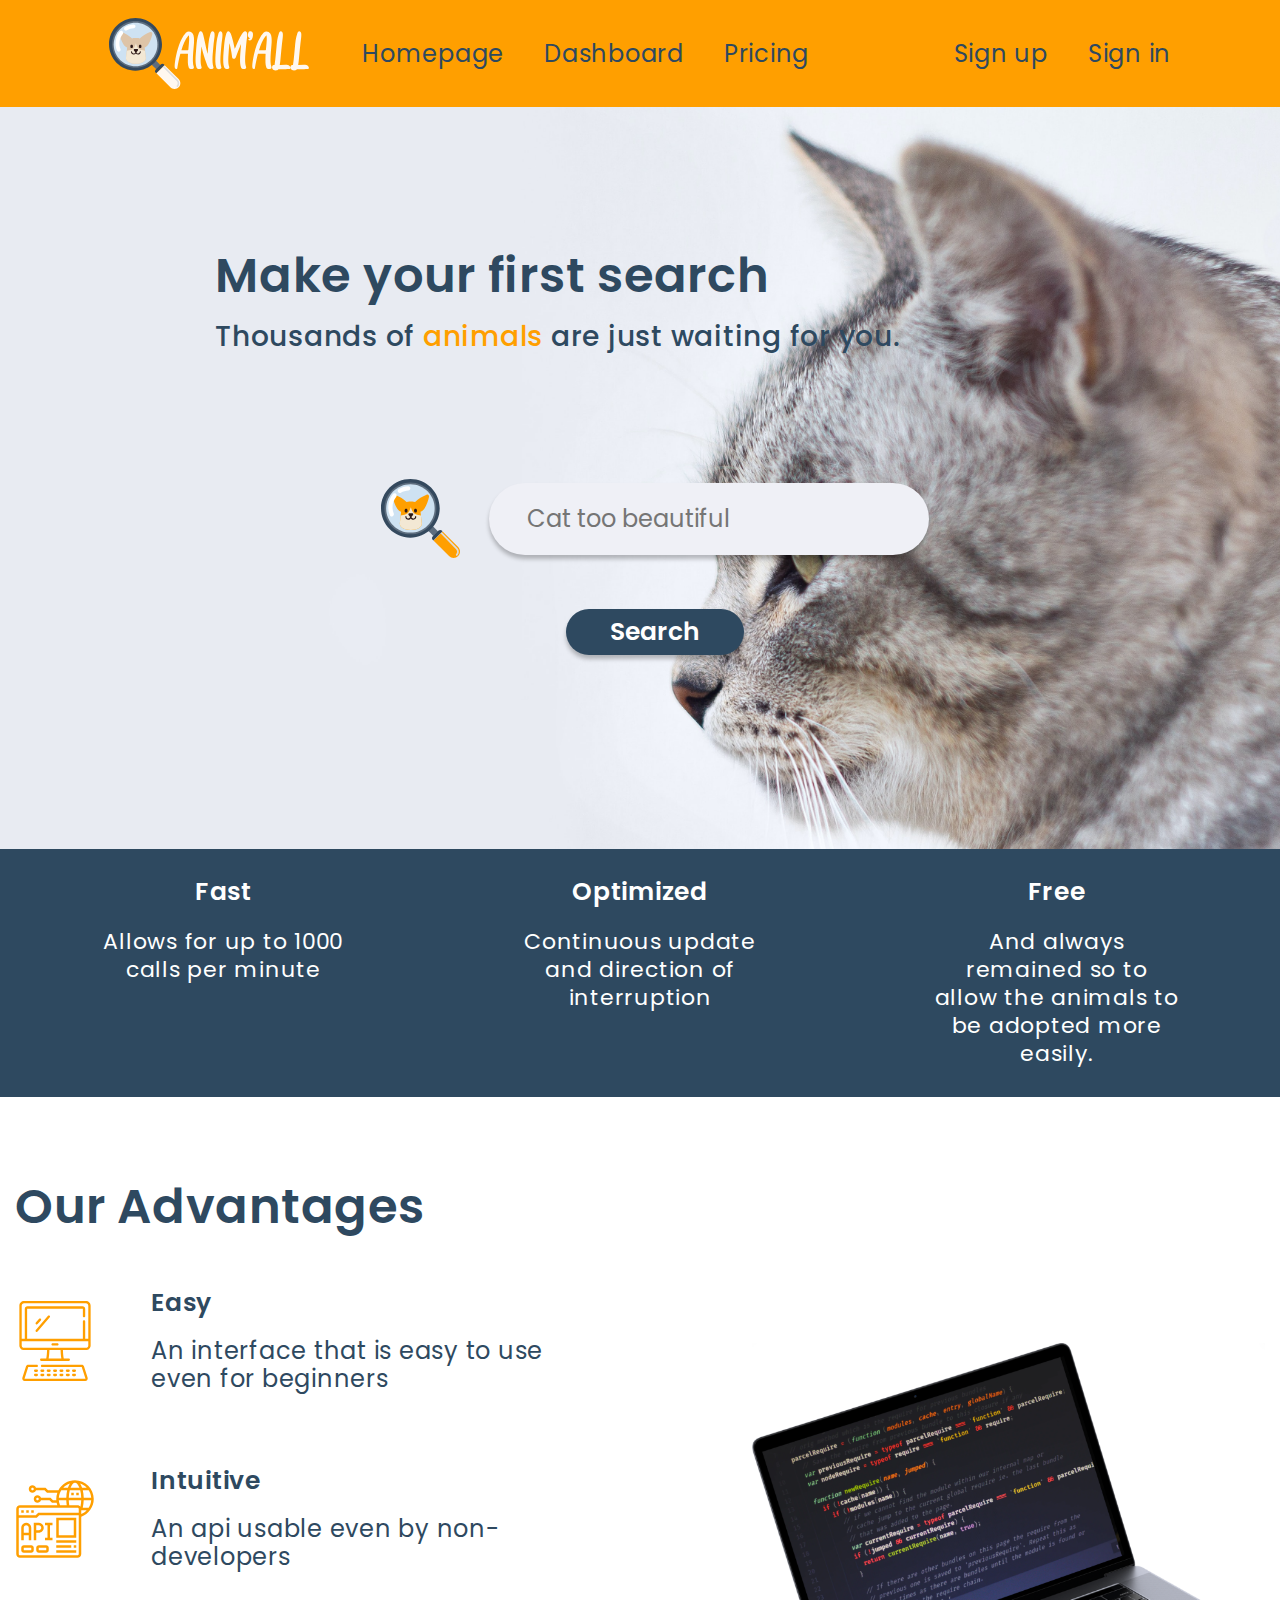
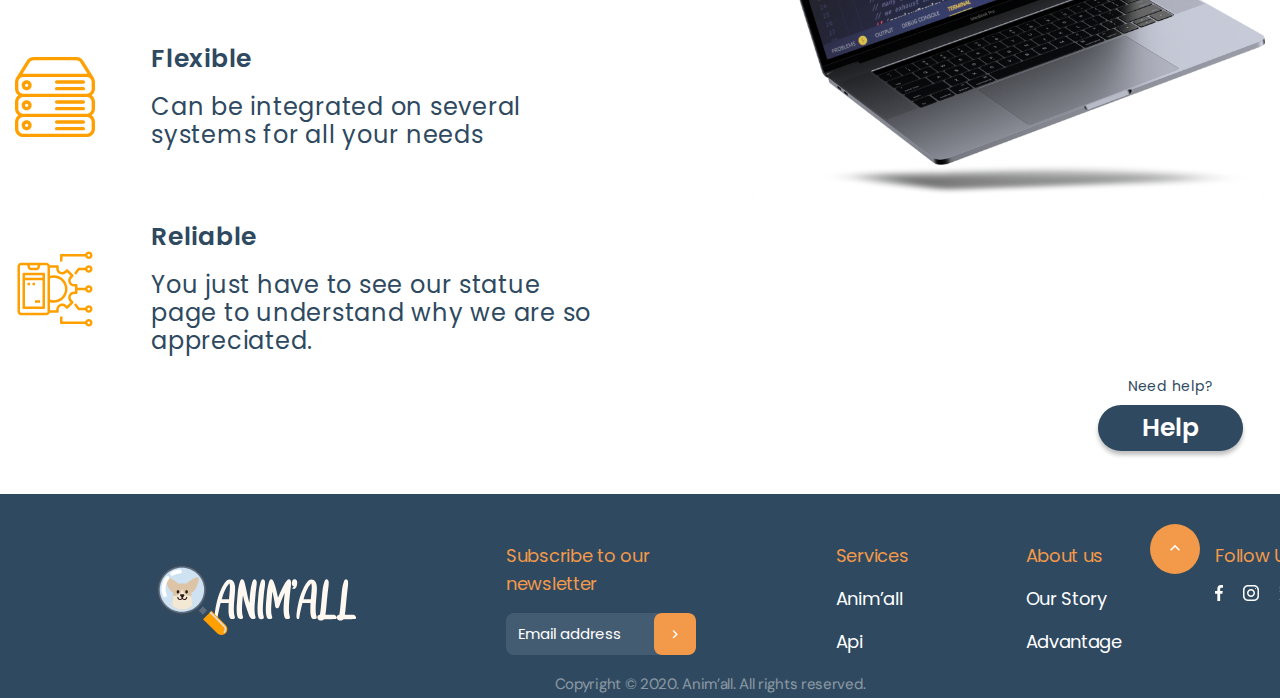
<file: index.html>
<!DOCTYPE html>
<html lang="en">
<head>
    <meta charset="UTF-8">
    <meta name="viewport" content="width=device-width, initial-scale=1.0">
    <title>Animall Home</title>
    <link rel="icon" type="image/x-icon" href="./images/icons/icon-cat.ico">
    <link rel="stylesheet" href="./css/fonts.css">
    <link rel="stylesheet" href="./css/style.css">
    <link rel="preconnect" href="https://fonts.googleapis.com">
    <link rel="preconnect" href="https://fonts.gstatic.com" crossorigin>
    <link href="https://fonts.googleapis.com/css2?family=DM+Sans&display=swap" rel="stylesheet">
</head>
<body>
<!-- comment -->
    <div class="wrapper">
         <header id="top" class="header">
            <div class="header__logo">
                <a href="#">
                    <img src="./images/icons/logo.svg" alt="logo">
                </a>
            </div>

            <nav class="header__nav nav-header">
                <div class="nav-header__block block-header">
                    <div class="block-header__item">
                        <a href="#">Homepage</a>
                    </div>
                    <div class="block-header__item">
                        <a href="dashboard.html">Dashboard</a>
                    </div>
                    <div class="block-header__item">
                        <a href="./pricing.html">Pricing</a>
                    </div>
                    
                </div>
                <div class="nav-header__block block-header">
                    <div class="block-header__item">
                        <a href="#">Sign up</a>
                    </div>
                    <div class="block-header__item">
                        <a href="#">Sign in</a>
                    </div>
                </div>
                
            </nav>
         </header>

         <main class="main">

                <div class="main__banner banner">
                        <div class="banner__bg">
                            <img src="./images/home/banner.png" alt="bg">
                        </div>

                        <div class="banner__body body-banner">
                            <div class="container">
                                <div class="body-banner__container">
                                    <h2 class="body-banner__title title-block">Make your first search</h2>
                                    <h3 class="body-banner__subtitle">Thousands of <span>animals</span> are just waiting for you. </h3>
                                    <div class="body-banner__search search">
                                        <div class="search__row row-search">
                                            <button class="row-search__icon">
                                                <img src="./images/icons/search.svg" alt="search">
                                            </button>
                                            <input type="text" placeholder="Cat too beautiful"  class="row-search__input"></input>
                                            
                                        </div>
                                        <button class="search__button button">Search</button>
                                        
                                    </div>
                                </div>
                            </div>                           
                            
                        </div>
                </div>
                    
                <div class="main__about about-main">
                    <div class="container">
                        <div class="about-main__container">
                            <div class="about-main__item item-about">
                                <h4 class="item-about__title">Fast</h4>
                                <h5 class="item-about__subtitle">Allows for up to 1000 calls per minute</h5>
                            </div>
                            <div class="about-main__item item-about">
                                <h4 class="item-about__title">Optimized</h4>
                                <h5 class="item-about__subtitle">Continuous update and direction of interruption </h5>
                            </div>
                            <div class="about-main__item item-about">
                                <h4 class="item-about__title">Free</h4>
                                <h5 class="item-about__subtitle">And always remained so to allow the animals to be adopted more easily. </h5>
                            </div>
                            
                        </div>
                        
                    </div>
                    
                </div>

                <div class="main__advantages advantages">
                    <div class="container">
                        <div class="advantages__container">
                            <div class="advantages__body">
                                <h3 class="advantages__title title-block">Our Advantages</h3>
                                <ul class="advantages__list">
                                    <li class="advantages__item item-advantages">
                                        <div class="item-advantages__icon">
                                            <img src="./images/icons/pc.svg" alt="pc">
                                        </div>
                                        <div class="item-advantages__property">
                                            <div class="item-advantages__title">Easy</div>
                                            <div class="item-advantages__text">An interface that is easy to use even for beginners </div>
                                            
                                            
                                        </div>
                                        
                                        
                                    </li>
                                    <li class="advantages__item item-advantages">
                                        <div class="item-advantages__icon">
                                            <img src="./images/icons/api.svg" alt="pc">
                                        </div>
                                        <div class="item-advantages__property">
                                            <div class="item-advantages__title">Intuitive</div>
                                            <div class="item-advantages__text">An api usable even by non-developers </div>
                                            
                                            
                                        </div>
                                        
                                        
                                    </li>
                                    <li class="advantages__item item-advantages">
                                        <div class="item-advantages__icon">
                                            <img src="./images/icons/servers.svg" alt="pc">
                                        </div>
                                        <div class="item-advantages__property">
                                            <div class="item-advantages__title">Flexible</div>
                                            <div class="item-advantages__text">Can be integrated on several systems for all your needs </div>
                                            
                                            
                                        </div>
                                        
                                        
                                    </li>
                                    <li class="advantages__item item-advantages">
                                        <div class="item-advantages__icon">
                                            <img src="./images/icons/set.svg" alt="pc">
                                        </div>
                                        <div class="item-advantages__property">
                                            <div class="item-advantages__title">Reliable</div>
                                            <div class="item-advantages__text">You just have to see our statue page to understand why we are so appreciated.    </div>
                                            
                                            
                                        </div>
                                        
                                        
                                    </li>
                                    
                                </ul>
                                
                            </div>
                            <div class="advantages__image">
                                <img src="./images/home/laptop.png" alt="pc">
                            </div>
                            
                            
                            
                        </div>
                        
                    </div>
                    <div class="advantages__help">
                        <p>Need help?</p>
                        <button class="button advantages__button">Help</button>
                    </div>
                </div> 

           
         </main>

         <footer class="footer">
            <div class="container">
                <div class="footer__container">
                    <div class="footer__body">
                        <a href="#" class="footer__logo">
                            <img src="./images/icons/logo-yellow.svg" alt="logo">
                        </a>
    
                        <div class="footer__columns columns-footer">
                            <div class="columns-footer__column">
                                <div class="columns-footer__title">Subscribe to our <br>
                                    newsletter</div>
                                <div class="columns-footer__content">
                                    <input class="columns-footer__input" type="email" placeholder="Email address">
                                    <button class="columns-footer__btn">
                                        <svg xmlns="http://www.w3.org/2000/svg" width="42" height="42" viewBox="0 0 42 42" fill="none">
                                            <path d="M0 8C0 3.58172 3.58172 0 8 0H34C38.4183 0 42 3.58172 42 8V34C42 38.4183 38.4183 42 34 42H8C3.58172 42 0 38.4183 0 34V8Z" fill="#F2994A"/>
                                            <path d="M18.61 24.472L21.8195 21.2625L18.61 18.053L19.6005 17.0625L23.8005 21.2625L19.6005 25.4625L18.61 24.472Z" fill="white"/>
                                            </svg>
                                    </button>
                                </div>
                            </div>
                            <div class="columns-footer__column">
                                <div class="columns-footer__title">Services</div>
                                <div class="columns-footer__content">
                                    <ul class="columns-footer__list">
                                        <li class="columns-footer__link">
                                            <a href="#">Anim’all</a>
                                        </li>
                                        <li class="columns-footer__link">
                                            <a href="#">Api</a>
                                        </li>
                                        
                                    </ul>
                                    
                                </div>
                            </div>
                            <div class="columns-footer__column">
                                <div class="columns-footer__title">About us </div>
                                <div class="columns-footer__content">
                                    <ul class="columns-footer__list">
                                        <li class="columns-footer__link">
                                            <a href="#">Our Story</a>
                                        </li>
                                        <li class="columns-footer__link">
                                            <a href="#">Advantage</a>
                                        </li>
                                    </ul>
                                </div>
                            </div>
                            <div class="columns-footer__column">
                                <div class="columns-footer__title">Follow Us</div>
                                <div class="columns-footer__content">
                                    <ul class="columns-footer__contacts">
                                        <li class="columns-footer__social">
                                            <a href="#">
                                                <img src="./images/icons/fb.svg" alt="fb">
                                            </a>
                                        </li>
                                        <li class="columns-footer__social">
                                            <a href="#">
                                                <img src="./images/icons/instagram.svg" alt="inst">
                                            </a>
                                        </li>
                                        <li class="columns-footer__social">
                                            <a href="#">
                                                <img src="./images/icons/twitter.svg" alt="twitter">
                                            </a>
                                        </li>
                                        
                                    </ul>
                                    
                                </div>
                            </div>
                            
                        </div>
                    </div>

                    <div class="footer__copy">Copyright © 2020. Anim’all. All rights reserved.</div>
                    
                </div>
            </div>

            <a href="#top"  class="btn-up btn-up__orange">
                <svg xmlns="http://www.w3.org/2000/svg" width="50" height="50" viewBox="0 0 50 50" fill="none">
                    <rect x="50" y="50" width="50" height="50" rx="25" transform="rotate(-180 50 50)" fill="#F2994A"/>
                    <path d="M28.8208 26.8458L25 23.025L21.1792 26.8458L20 25.6667L25 20.6667L30 25.6667L28.8208 26.8458Z" fill="white"/>
                </svg>
                
            </a>

         </footer>
    </div>
    


    
    <script src="./js/script.js"></script>
</body>
</html>
</file>
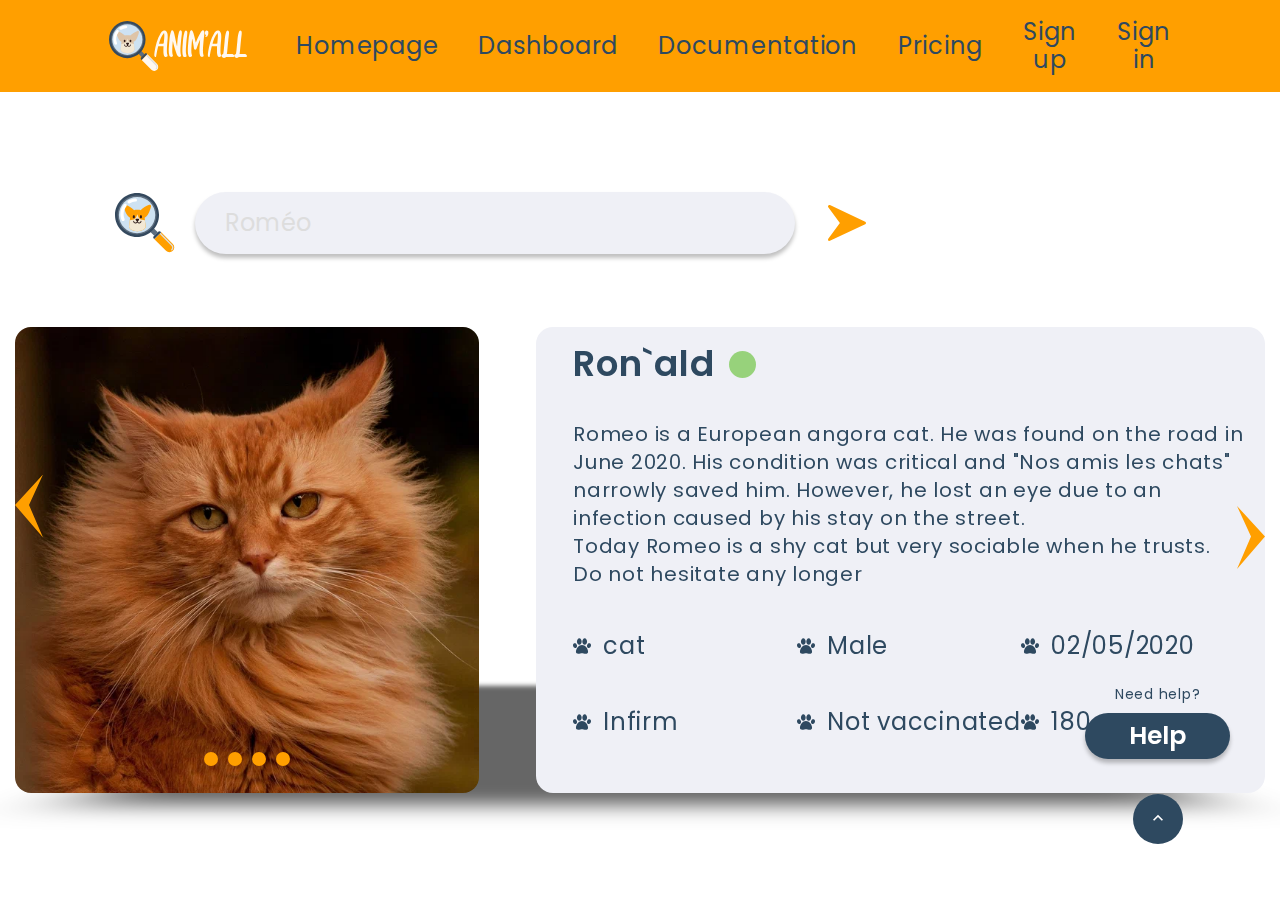
<file: animal page.html>
<!DOCTYPE html>
<html lang="en">
<head>
    <meta charset="UTF-8">
    <meta name="viewport" content="width=device-width, initial-scale=1.0">
    <title>Animal Page</title>
    <link rel="stylesheet" href="https://cdn.jsdelivr.net/npm/swiper@10/swiper-bundle.min.css"/>    
    <link rel="icon" type="image/x-icon" href="./images/icons/icon-cat.ico">
    <link rel="stylesheet" href="./css/fonts.css">
    <link rel="stylesheet" href="./css/style.css">
    <link rel="preconnect" href="https://fonts.googleapis.com">
    <link rel="preconnect" href="https://fonts.gstatic.com" crossorigin>
    <link href="https://fonts.googleapis.com/css2?family=DM+Sans&display=swap" rel="stylesheet">
   
</head>
<body>

    <div class="wrapper">
        <header id="top" class="header">
            <div class="header__logo">
                <a href="#">
                    <img src="./images/icons/logo.svg" alt="logo">
                </a>
            </div>

            <nav class="header__nav nav-header">
                <div class="nav-header__block block-header">
                    <div class="block-header__item">
                        <a href="./index.html">Homepage</a>
                    </div>
                    <div class="block-header__item">
                        <a href="dashboard.html">Dashboard</a>
                    </div>
                    <div class="block-header__item">
                        <a href="#">Documentation</a>
                    </div>
                    <div class="block-header__item">
                        <a href="pricing.html">Pricing</a>
                    </div>
                    
                </div>
                <div class="nav-header__block block-header">
                    <div class="block-header__item">
                        <a href="#">Sign up</a>
                    </div>
                    <div class="block-header__item">
                        <a href="#">Sign in</a>
                    </div>
                </div>
                
            </nav>
         </header>

         <main class="animals">
            <div class="container">
                <div class="animals__container">
                    <div class="animals__search search-animals">
                        <div class="search-animals__icon">
                            <img src="./images/icons/search.svg" alt="search">
                        </div>
                        <input type="text" placeholder="Roméo" class="search-animals__input">
                        </input>
                        <button class="search-animals__btn">
                            <svg xmlns="http://www.w3.org/2000/svg" width="38" height="36" viewBox="0 0 38 36" fill="none">
                                <path d="M37.2129 16.7414L1.92801 0.12485C1.36616 -0.135476 0.69575 0.0196118 0.304902 0.51257C-0.0886598 1.00553 -0.102231 1.70619 0.272332 2.213L11.8756 17.9987L0.272332 33.7845C-0.102231 34.2913 -0.0886598 34.9947 0.302188 35.4849C0.565467 35.82 0.959029 36 1.35802 36C1.55073 36 1.74344 35.9585 1.92529 35.8726L37.2102 19.256C37.6933 19.029 38 18.5388 38 17.9987C38 17.4587 37.6933 16.9685 37.2129 16.7414Z" fill="#FF9F00"/>
                                </svg>
                        </button>
                        
                        
                        
                    </div>

                    <div class="animals__slider swiper">
                        
                            <!-- Additional required wrapper -->
                            <div class="swiper-wrapper">
                              <!-- Slides -->
                              <div class="swiper-slide">
                                <div class="swiper-slide__photo">
                                    <img src="./images/slider/redcat.webp" alt="redcat">
                                    <div class="swiper-slide__rating">
                                        <span></span>
                                        <span></span>
                                        <span></span>
                                        <span></span>
                                    </div>
                                    
                                </div>

                                <div class="swiper-slide__card card-slide">
                                    <div class="card-slide__name">
                                        <div class="card-slide__title title-less">Ron`ald</div>
                                        <div class="card-slide__status"></div>                                        
                                    </div>

                                    <div class="card-slide__about">
                                        <p>Romeo is a European angora cat. He was found on the road in June 2020. His condition was critical and "Nos amis les chats" narrowly saved him. However, he lost an eye due to an infection caused by his stay on the street.</p>
                                        <p>Today Romeo is a shy cat but very sociable when he trusts. Do not hesitate any longer</p>
                                    </div>

                                    <div class="card-slide__properties">
                                        <div class="card-slide__property">cat</div>
                                        <div class="card-slide__property">Male</div>
                                        <div class="card-slide__property">02/05/2020</div>
                                        <div class="card-slide__property">Infirm</div>
                                        <div class="card-slide__property">Not vaccinated</div>
                                        <div class="card-slide__property">180 euros</div>
                                        
                                    </div>
                                    
                                    
                                    
                                </div>
                              </div>
                              <div class="swiper-slide">
                                <div class="swiper-slide__photo">
                                    <img src="./images/slider/Romeo.png" alt="Romeo">
                                    <div class="swiper-slide__rating">
                                        <span></span>
                                        <span></span>
                                        <span></span>
                                        <span></span>
                                    </div>
                                </div>

                                <div class="swiper-slide__card card-slide">
                                    <div class="card-slide__name">
                                        <div class="card-slide__title title-less">Roméo</div>
                                        <div class="card-slide__status"></div>                                        
                                    </div>

                                    <div class="card-slide__about">
                                        <p>Romeo is a European angora cat. He was found on the road in June 2020. His condition was critical and "Nos amis les chats" narrowly saved him. However, he lost an eye due to an infection caused by his stay on the street.</p>
                                        <p>Today Romeo is a shy cat but very sociable when he trusts. Do not hesitate any longer</p>
                                    </div>

                                    <div class="card-slide__properties">
                                        <div class="card-slide__property">cat</div>
                                        <div class="card-slide__property">Male</div>
                                        <div class="card-slide__property">02/05/2020</div>
                                        <div class="card-slide__property">Infirm</div>
                                        <div class="card-slide__property">Not vaccinated</div>
                                        <div class="card-slide__property">180 euros</div>
                                        
                                    </div>
                                    
                                    
                                    
                                </div>
                              </div>
                              <div class="swiper-slide">
                                <div class="swiper-slide__photo">
                                    <img src="./images/slider/sweet.jpg" alt="sweet">
                                    <div class="swiper-slide__rating">
                                        <span></span>
                                        <span></span>
                                        <span></span>
                                        <span></span>
                                    </div>
                                </div>

                                <div class="swiper-slide__card card-slide">
                                    <div class="card-slide__name">
                                        <div class="card-slide__title title-less">Christian</div>
                                        <div class="card-slide__status"></div>                                        
                                    </div>

                                    <div class="card-slide__about">
                                        <p>Romeo is a European angora cat. He was found on the road in June 2020. His condition was critical and "Nos amis les chats" narrowly saved him. However, he lost an eye due to an infection caused by his stay on the street.</p>
                                        <p>Today Romeo is a shy cat but very sociable when he trusts. Do not hesitate any longer</p>
                                    </div>

                                    <div class="card-slide__properties">
                                        <div class="card-slide__property">Cat</div>
                                        <div class="card-slide__property">Male</div>
                                        <div class="card-slide__property">02/05/2020</div>
                                        <div class="card-slide__property">Infirm</div>
                                        <div class="card-slide__property">Not vaccinated</div>
                                        <div class="card-slide__property">180 euros</div>
                                        
                                    </div>
                                    
                                    
                                    
                                </div>
                              </div>
                              
                            </div>                           
                          
                            <!-- If we need navigation buttons -->
                            
                          
                    </div>

                    <button class="custom-button-prev">
                        <img src="./images/slider/arrow-left.svg" alt="">
                    </button>
                    <button class="custom-button-next">
                        <img src="./images/slider/arrow-right.svg" alt="">
                    </button>

                </div>
                    
                
            </div>

            <div class="pricing__help">
                <p>Need help?</p>
                <button class="button advantages__button">Help</button>
                <a href="#top"  class="btn-up">
                    <svg xmlns="http://www.w3.org/2000/svg" width="50" height="50" viewBox="0 0 50 50" fill="none">
                        <rect x="50" y="50" width="50" height="50" rx="25" transform="rotate(-180 50 50)" fill="#F2994A"/>
                        <path d="M28.8208 26.8458L25 23.025L21.1792 26.8458L20 25.6667L25 20.6667L30 25.6667L28.8208 26.8458Z" fill="white"/>
                    </svg>
                </a>
            </div>
         </main>

    </div>
    

    <script src="https://cdn.jsdelivr.net/npm/swiper@10/swiper-bundle.min.js"></script>
    <script src="./js/swiper.js"></script>
    <script src="./js/script.js"></script>
</body>
</html>
</file>
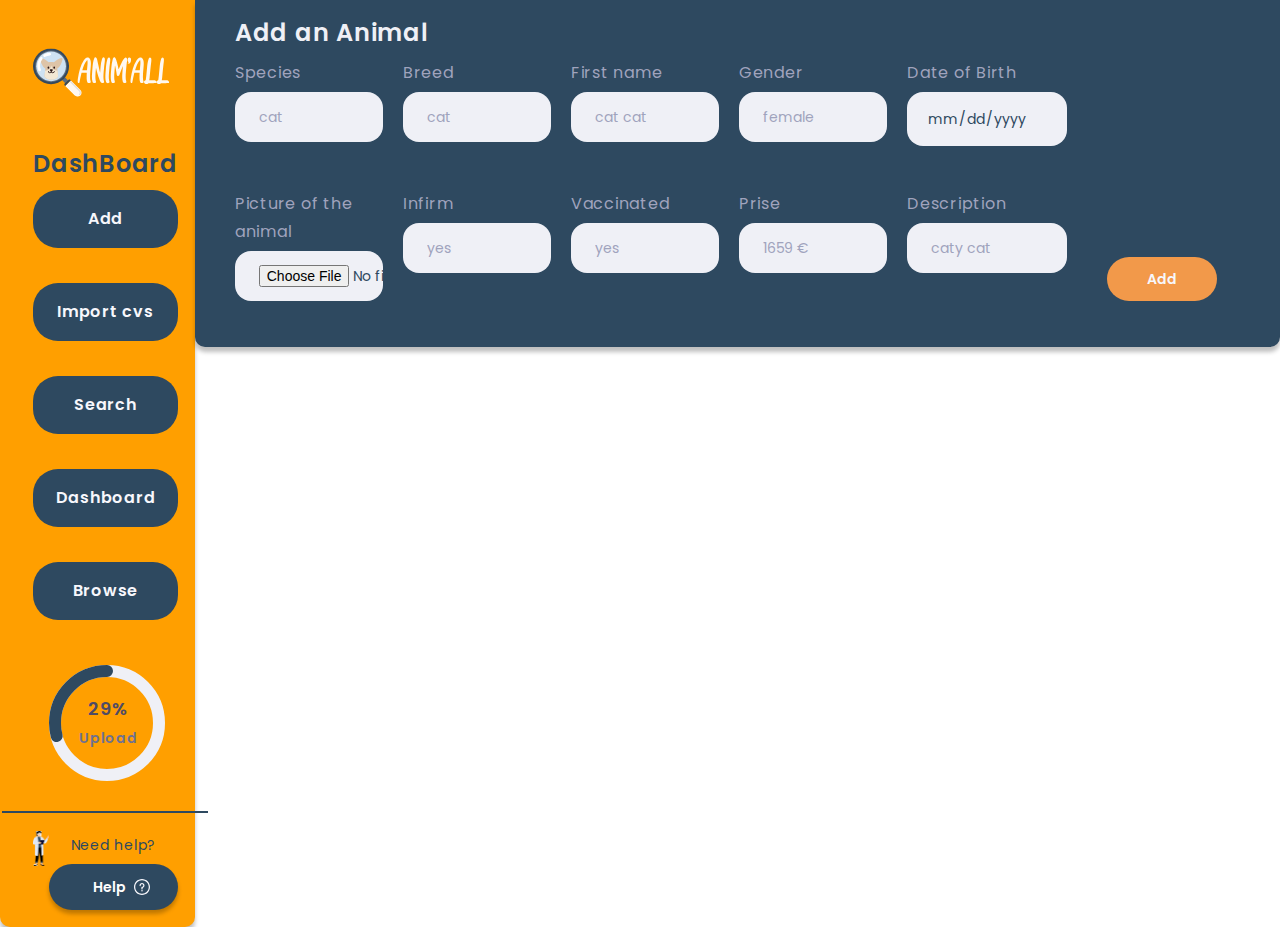
<file: dashboard.html>
<!DOCTYPE html>
<html lang="en">
<head>
    <meta charset="UTF-8">
    <meta name="viewport" content="width=device-width, initial-scale=1.0">
    <title>Dashboard</title>
    <link rel="stylesheet" href="https://cdn.jsdelivr.net/npm/swiper@10/swiper-bundle.min.css"/>    
    <link rel="icon" type="image/x-icon" href="./images/icons/icon-cat.ico">
    <link rel="stylesheet" href="./css/fonts.css">
    <link rel="stylesheet" href="./css/style.css">
    <link rel="preconnect" href="https://fonts.googleapis.com">
    <link rel="preconnect" href="https://fonts.gstatic.com" crossorigin>
</head>
<body>

    
        <div class="dashboard-page">
            <aside class="sidebar">
                <a href="index.html" class="sidebar__logo">
                    <img src="./images/icons/logo.svg" alt="logo">
                </a>
                <div class="sidebar__title">DashBoard</div>
                <ul class="sidebar__nav">
                    <li class="sidebar__item">
                        <a class="sidebar__link" href="#">Add</a>
                    </li>    
                    <li class="sidebar__item">
                        <a class="sidebar__link" href="#">Import cvs</a>
                    </li>    
                    <li class="sidebar__item">
                        <a class="sidebar__link" href="#">Search</a>
                    </li>    
                    <li class="sidebar__item">
                        <a  class="sidebar__link" href="#">Dashboard</a>
                    </li>    
                    <li class="sidebar__item">
                        <a class="sidebar__link" href="#">Browse</a>
                    </li>    
                </ul>

                <div class="sidebar__progress">
                    <svg class="progress-full"  width="124px" height="124px" fill="none">
                        <circle class="progress-full__circle" stroke="#EFF0F6" stroke-width="12" cx="60" cy="60" r="52"/>
                    </svg>
                    <svg class="progress-ring" width="124px" height="124px" fill="none">
                        <circle class="progress-ring__circle" stroke="#2E4960"  stroke-linecap="round" stroke-linejoin="round" stroke-width="12" cx="60" cy="60" r="52"/>
                    </svg>
                    <div class="progress-text">
                        <span class="progress-percent">29%</span>
                        <span class="progress-upload">Upload</span>
                    </div>
                </div>

                <div class="sidebar__needhelp">
                    <div class="sidebar__scientist">
                        <img src="./images/dashboard/man.png" alt="man">
                    </div>
                    <div class="sidebar__help">
                        <p>Need help?</p>
                        <button class="button advantages__button">
                            <span>Help</span>
                            <img src="./images/icons/help.svg" alt="help">
                        </button>
                    </div>
                    
                </div>
                
                
                
                
            </aside>

            <div class="table">
                <div class="table__head head-table">
                    <div class="head-table__title">Add an Animal</div>
                    <form class="head-table__form">
                        <div class="head-table__data">
                            <div class="head-table__element">
                                <label class="head-table__label" for="Species">Species</label>
                                <input class="head-table__input" id="Species" placeholder="cat" type="text">
                            </div>
                            <div class="head-table__element">
                                <label class="head-table__label" for="Breed">Breed</label>
                                <input class="head-table__input" type="text" id="Breed" placeholder="cat">
                            </div>
                            <div class="head-table__element">
                                <label class="head-table__label" for="First-name">First name</label>
                                <input class="head-table__input" type="text" id="First-name" placeholder="cat cat">
                            </div>
                            <div class="head-table__element">
                                <label class="head-table__label" for="Gender">Gender</label>
                                <input class="head-table__input" type="text" id="Gender" placeholder="female">
                            </div>
                            <div class="head-table__element">
                                <label class="head-table__label" for="birthday">Date of Birth</label>
                                <input class="head-table__input input-date" type="date" id="birthday" placeholder="10/01/2015">
                            </div>
                            <div class="head-table__element">
                                <label class="head-table__label" for="photo">Picture of the animal</label>
                                <input class="head-table__input input-file" type="file" id="photo">
                            </div>
                            <div class="head-table__element">
                                <label class="head-table__label" for="Infirm">Infirm</label>
                                <input class="head-table__input" type="text" id="Infirm" placeholder="yes">
                            </div>
                            <div class="head-table__element">
                                <label class="head-table__label" for="Vaccinated">Vaccinated</label>
                                <input class="head-table__input" type="text" id="Vaccinated" placeholder="yes">
                            </div>
                            <div class="head-table__element">
                                <label class="head-table__label" for="Prise">Prise</label>
                                <input class="head-table__input" type="text" id="Prise" placeholder="1659 €">
                            </div>
                            <div class="head-table__element">
                                <label class="head-table__label" for="Description">Description</label>
                                <input class="head-table__input" type="text" id="Description" placeholder="caty cat">
                            </div>
                        </div>
                        
                        <button class="head-table__button">Add</button>
                        
                        
                    </form>
                    
                    
                </div>
                <div class="table__sheet"></div>
                
                
            </div>
        </div>

        
<script src="./js/progressBar.js"></script>
    
</body>
</html>
</file>
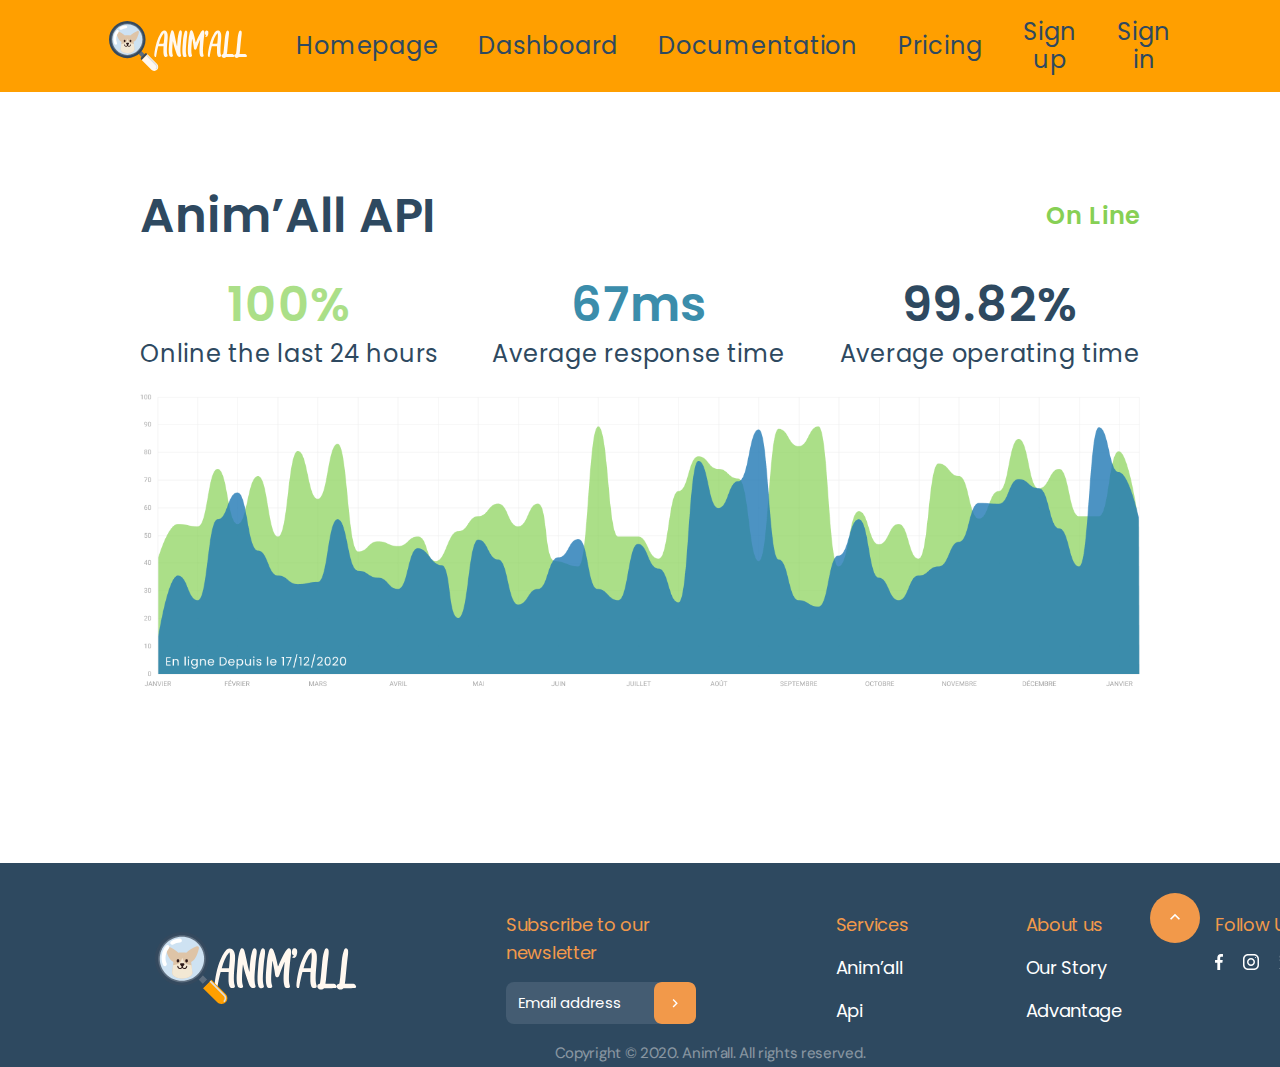
<file: design.html>
<!DOCTYPE html>
<html lang="en">
<head>
    <meta charset="UTF-8">
    <meta name="viewport" content="width=device-width, initial-scale=1.0">
    <title>Design</title>
    <link rel="icon" type="image/x-icon" href="./images/icons/icon-cat.ico">
    <link rel="stylesheet" href="./css/fonts.css">
    <link rel="stylesheet" href="./css/style.css">
    <link rel="preconnect" href="https://fonts.googleapis.com">
    <link rel="preconnect" href="https://fonts.gstatic.com" crossorigin>
    <link href="https://fonts.googleapis.com/css2?family=DM+Sans&display=swap" rel="stylesheet">
</head>
<body>
    <div class="wrapper">
        <header id="top" class="header">
            <div class="header__logo">
                <a href="#">
                    <img src="./images/icons/logo.svg" alt="logo">
                </a>
            </div>

            <nav class="header__nav nav-header">
                <div class="nav-header__block block-header">
                    <div class="block-header__item">
                        <a href="./index.html">Homepage</a>
                    </div>
                    <div class="block-header__item">
                        <a href="dashboard.html">Dashboard</a>
                    </div>
                    <div class="block-header__item">
                        <a href="#">Documentation</a>
                    </div>
                    <div class="block-header__item">
                        <a href="#">Pricing</a>
                    </div>
                    
                </div>
                <div class="nav-header__block block-header">
                    <div class="block-header__item">
                        <a href="#">Sign up</a>
                    </div>
                    <div class="block-header__item">
                        <a href="#">Sign in</a>
                    </div>
                </div>
                
            </nav>
         </header>

         <main class="status">
            <div class="container">
                <div class="status__container">
                    <div class="status__api api-status">
                        <div class="api-status__title title-block">Anim’All API</div>
                        <div class="api-status__condition">On Line</div>
                    </div>

                    <div class="status__parametres parametres-status">
                        <div class="parametres-status__block">
                            <div class="parametres-status__index color-green">100%</div>
                            <div class="parametres-status__info">Online the last 24 hours</div>
                        </div>
                        <div class="parametres-status__block">
                            <div class="parametres-status__index color-sky">67ms</div>
                            <div class="parametres-status__info">Average response time</div>
                        </div>
                        <div class="parametres-status__block">
                            <div class="parametres-status__index">99.82%</div>
                            <div class="parametres-status__info">Average operating time</div>
                        </div>
                    </div>

                    <div class="status__diagram">
                        <img src="./images/status/diagram.png" alt="diagram">
                    </div>
                    
                    
                </div>
            </div>
         </main>

         <footer class="footer">
            <div class="container">
                <div class="footer__container">
                    <div class="footer__body">
                        <a href="#" class="footer__logo">
                            <img src="./images/icons/logo-yellow.svg" alt="logo">
                        </a>
    
                        <div class="footer__columns columns-footer">
                            <div class="columns-footer__column">
                                <div class="columns-footer__title">Subscribe to our <br>
                                    newsletter</div>
                                <div class="columns-footer__content">
                                    <input class="columns-footer__input" type="email" placeholder="Email address">
                                    <button class="columns-footer__btn">
                                        <svg xmlns="http://www.w3.org/2000/svg" width="42" height="42" viewBox="0 0 42 42" fill="none">
                                            <path d="M0 8C0 3.58172 3.58172 0 8 0H34C38.4183 0 42 3.58172 42 8V34C42 38.4183 38.4183 42 34 42H8C3.58172 42 0 38.4183 0 34V8Z" fill="#F2994A"/>
                                            <path d="M18.61 24.472L21.8195 21.2625L18.61 18.053L19.6005 17.0625L23.8005 21.2625L19.6005 25.4625L18.61 24.472Z" fill="white"/>
                                            </svg>
                                    </button>
                                </div>
                            </div>
                            <div class="columns-footer__column">
                                <div class="columns-footer__title">Services</div>
                                <div class="columns-footer__content">
                                    <ul class="columns-footer__list">
                                        <li class="columns-footer__link">
                                            <a href="#">Anim’all</a>
                                        </li>
                                        <li class="columns-footer__link">
                                            <a href="#">Api</a>
                                        </li>
                                        
                                    </ul>
                                    
                                </div>
                            </div>
                            <div class="columns-footer__column">
                                <div class="columns-footer__title">About us </div>
                                <div class="columns-footer__content">
                                    <ul class="columns-footer__list">
                                        <li class="columns-footer__link">
                                            <a href="#">Our Story</a>
                                        </li>
                                        <li class="columns-footer__link">
                                            <a href="#">Advantage</a>
                                        </li>
                                    </ul>
                                </div>
                            </div>
                            <div class="columns-footer__column">
                                <div class="columns-footer__title">Follow Us</div>
                                <div class="columns-footer__content">
                                    <ul class="columns-footer__contacts">
                                        <li class="columns-footer__social">
                                            <a href="#">
                                                <img src="./images/icons/fb.svg" alt="fb">
                                            </a>
                                        </li>
                                        <li class="columns-footer__social">
                                            <a href="#">
                                                <img src="./images/icons/instagram.svg" alt="inst">
                                            </a>
                                        </li>
                                        <li class="columns-footer__social">
                                            <a href="#">
                                                <img src="./images/icons/twitter.svg" alt="twitter">
                                            </a>
                                        </li>
                                        
                                    </ul>
                                    
                                </div>
                            </div>
                            
                        </div>
                    </div>

                    <div class="footer__copy">Copyright © 2020. Anim’all. All rights reserved.</div>
                    
                </div>
            </div>

            <a href="#top"  class="btn-up btn-up__orange">
                <svg xmlns="http://www.w3.org/2000/svg" width="50" height="50" viewBox="0 0 50 50" fill="none">
                    <rect x="50" y="50" width="50" height="50" rx="25" transform="rotate(-180 50 50)" fill="#F2994A"/>
                    <path d="M28.8208 26.8458L25 23.025L21.1792 26.8458L20 25.6667L25 20.6667L30 25.6667L28.8208 26.8458Z" fill="white"/>
                </svg>
                
            </a>

         </footer>
    </div>
    
</body>
</html>
</file>
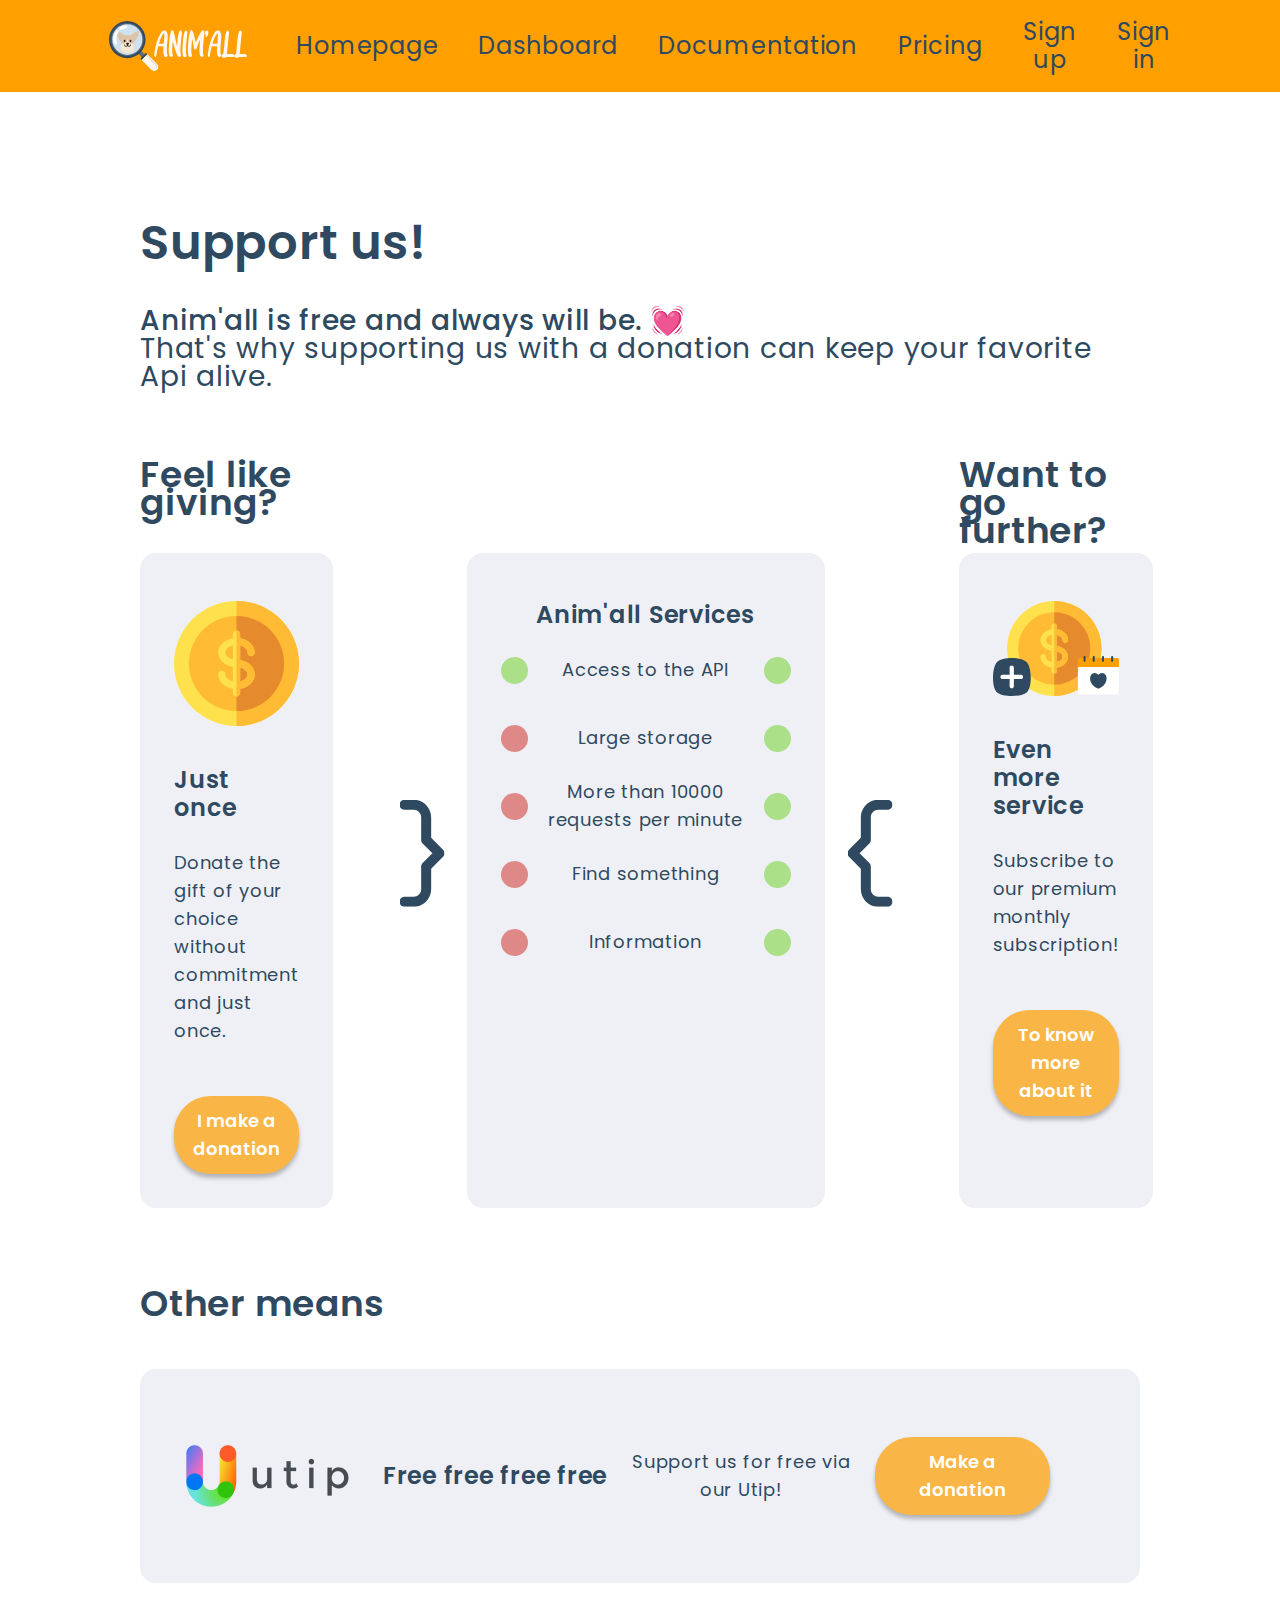
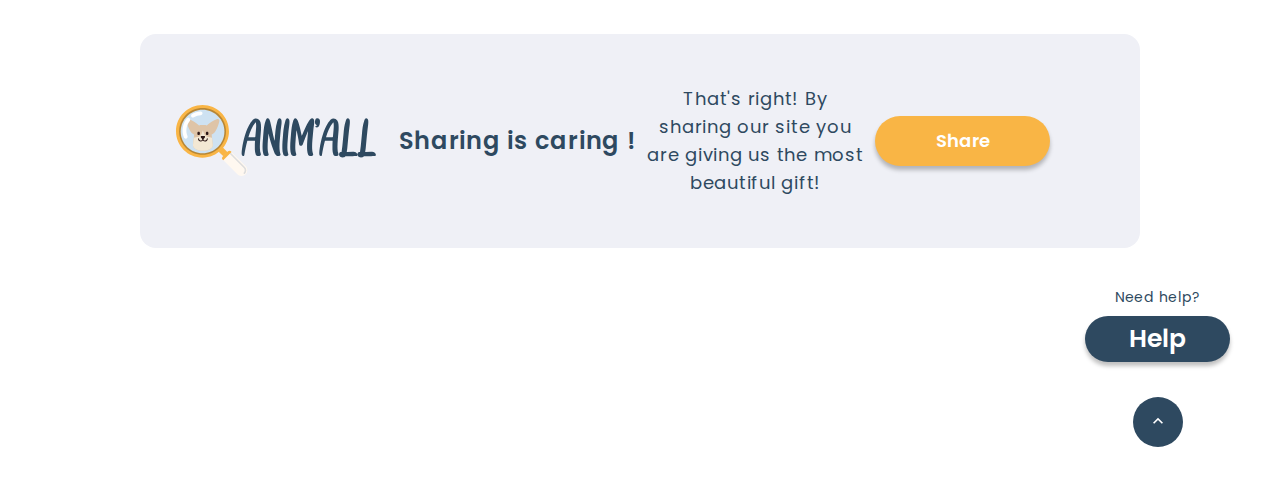
<file: pricing.html>
<!DOCTYPE html>
<html lang="en">
<head>
    <meta charset="UTF-8">
    <meta name="viewport" content="width=device-width, initial-scale=1.0">
    <title>Pricing</title>
    <link rel="icon" type="image/x-icon" href="./images/icons/icon-cat.ico">
    <link rel="stylesheet" href="./css/fonts.css">
    <link rel="stylesheet" href="./css/style.css">
    <link rel="preconnect" href="https://fonts.googleapis.com">
    <link rel="preconnect" href="https://fonts.gstatic.com" crossorigin>
    <link href="https://fonts.googleapis.com/css2?family=DM+Sans&display=swap" rel="stylesheet">
</head>
<body>

    <div class="wrapper">

        <header id="top" class="header">
            <div class="header__logo">
                <a href="#">
                    <img src="./images/icons/logo.svg" alt="logo">
                </a>
            </div>

            <nav class="header__nav nav-header">
                <div class="nav-header__block block-header">
                    <div class="block-header__item">
                        <a href="./index.html">Homepage</a>
                    </div>
                    <div class="block-header__item">
                        <a href="dashboard.html">Dashboard</a>
                    </div>
                    <div class="block-header__item">
                        <a href="#">Documentation</a>
                    </div>
                    <div class="block-header__item">
                        <a href="#">Pricing</a>
                    </div>
                    
                </div>
                <div class="nav-header__block block-header">
                    <div class="block-header__item">
                        <a href="#">Sign up</a>
                    </div>
                    <div class="block-header__item">
                        <a href="#">Sign in</a>
                    </div>
                </div>
                
            </nav>
         </header>

         <main class="pricing">
            <div class="container">
                <div class="pricing__container">
                    <h2 class="pricing__title title-block">Support us! </h2>
                    <h3 class="pricing__subtitle"> <span> Anim'all is free and always will be. </span>  &#128147; <br> That's why supporting us with a donation can keep your favorite Api alive.
                    </h3>

                    <div class="pricing__donation donation-pricing">
                        <div class="donation-pricing__content content-pricing">
                            <h3 class="content-pricing__title title-less">Feel like giving?</h3>
                            <div class="content-pricing__card card-pricing">
                                <div class="card-pricing__img">
                                    <img src="./images/pricing/coin.svg" alt="coin">
                                </div>
                                <div class="card-pricing__name">Just once</div>
                                <div class="card-pricing__text">Donate the gift of your choice without commitment and just once.</div>
                                <button class="card-pricing__btn button-orange">I make a donation</button>                                
                            </div>
                            
                        </div>
                        
                        <div class="donation-pricing__content content-pricing">
                            <h3 class="content-pricing__title title-less"></h3>
                            <div class="content-pricing__card card-pricing">
                                <div class="card-pricing__name">Anim'all Services</div>
                                <ul class="card-pricing__list list-pricing">
                                    <li class="list-pricing__item">
                                        <span class="property-include"></span>
                                        <span class="property-text">Access to the API</span>
                                        <span class="property-include"></span>
                                    </li>
                                    <li class="list-pricing__item">
                                        <span class="item-property"></span>
                                        <span class="property-text">Large storage</span>
                                        <span class="property-include"></span>
                                    </li>
                                    <li class="list-pricing__item">
                                        <span class="item-property"></span>
                                        <span class="property-text">More than 10000 requests per minute</span>
                                        <span class="property-include"></span>
                                    </li>
                                    <li class="list-pricing__item">
                                        <span class="item-property"></span>
                                        <span class="property-text">Find something</span>
                                        <span class="property-include"></span>
                                    </li>
                                    <li class="list-pricing__item">
                                        <span class="item-property"></span>
                                        <span class="property-text">Information</span>
                                        <span class="property-include"></span>
                                    </li>
                                    
                                </ul>
                                <div class="card-pricing__left">
                                    <img src="./images/pricing/figure-left.svg" alt="figure">
                                </div>
                                <div class="card-pricing__right">
                                    <img src="./images/pricing/figure-right.svg" alt="figure">
                                </div>                               
                            </div>
                           
                            
                            
                        </div>

                        <div class="donation-pricing__content content-pricing">
                            <h3 class="content-pricing__title title-less">Want to go further? </h3>
                            <div class="content-pricing__card card-pricing">
                                <div class="card-pricing__img">
                                    <img src="./images/pricing/coin+.svg" alt="coin">
                                </div>
                                <div class="card-pricing__name">Even more service</div>
                                <div class="card-pricing__text">Subscribe to our premium monthly subscription!</div>
                                <button class="card-pricing__btn button-orange">To know more about it</button>                                
                            </div>
                            
                        </div>

                    </div>

                    <div class="pricing__means means-pricing">
                        <h3 class="means-pricing__title title-less">Other means</h3>

                        <div class="means-pricing__card card-means">
                            <div class="card-means__logo">
                                <img src="./images/icons/Utip.png" alt="utip">
                            </div>
                            <div class="card-means__name">Free free free free</div>
                            

                            <div class="card-means__info">Support us for free via our Utip! </div>
                            
                            <button class="card-means__btn button-orange">Make a donation</button>
                            
                            
                        </div>

                        <div class="means-pricing__card card-means">
                            <div class="card-means__logo">
                                <img src="./images/icons/logo-blue.svg" alt="animall">
                            </div>

                            <div class="card-means__name">Sharing is caring ! </div>
                            

                            <div class="card-means__info">That's right! By sharing our site you are giving us the most beautiful gift! </div>
                            
                            <button class="card-means__btn button-orange">Share</button>
                            
                            
                        </div>

                       
                        
                        
                    </div>
                    
                </div>
            </div>

            <div class="pricing__help">
                <p>Need help?</p>
                <button class="button advantages__button">Help</button>
                <a href="#top"  class="btn-up">
                    <svg xmlns="http://www.w3.org/2000/svg" width="50" height="50" viewBox="0 0 50 50" fill="none">
                        <rect x="50" y="50" width="50" height="50" rx="25" transform="rotate(-180 50 50)" fill="#F2994A"/>
                        <path d="M28.8208 26.8458L25 23.025L21.1792 26.8458L20 25.6667L25 20.6667L30 25.6667L28.8208 26.8458Z" fill="white"/>
                    </svg>
                </a>
            </div>

           
         </main>
    </div>
    
    <script src="./js/script.js"></script>
</body>
</html>
</file>
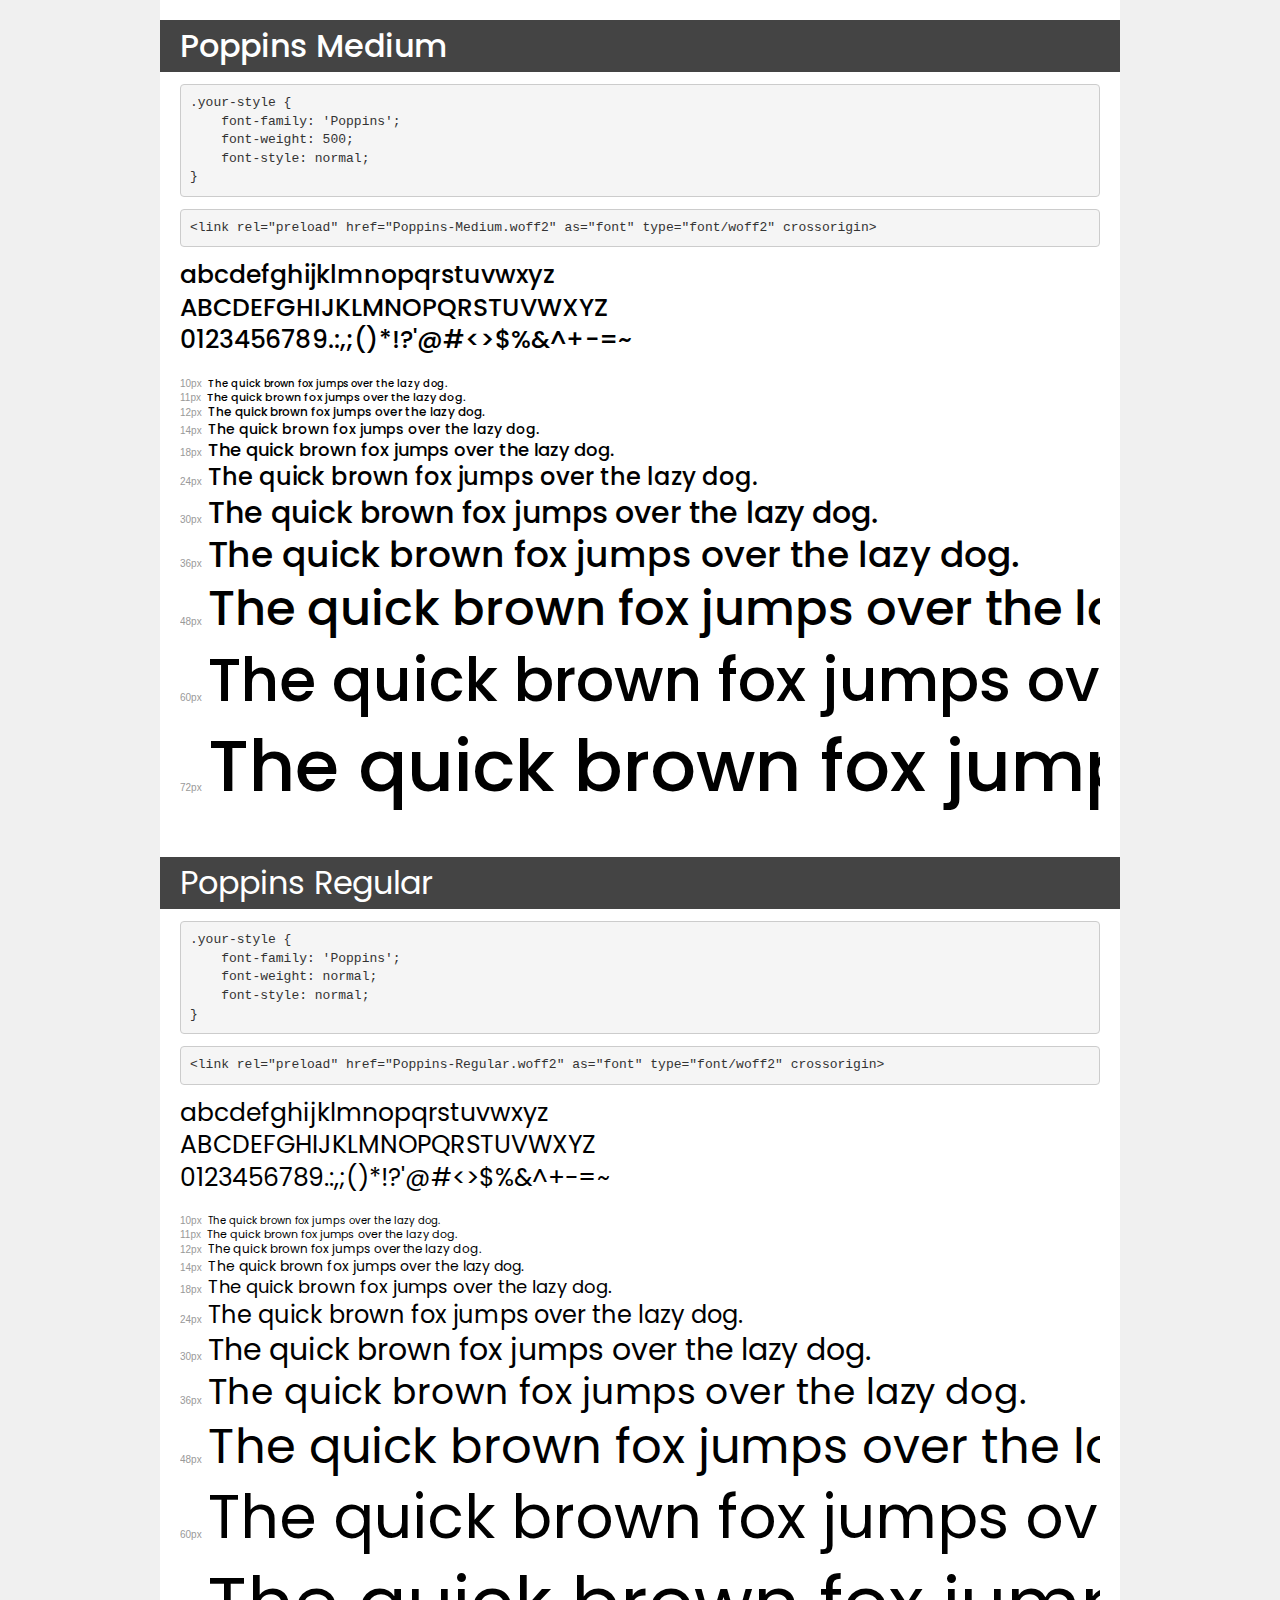
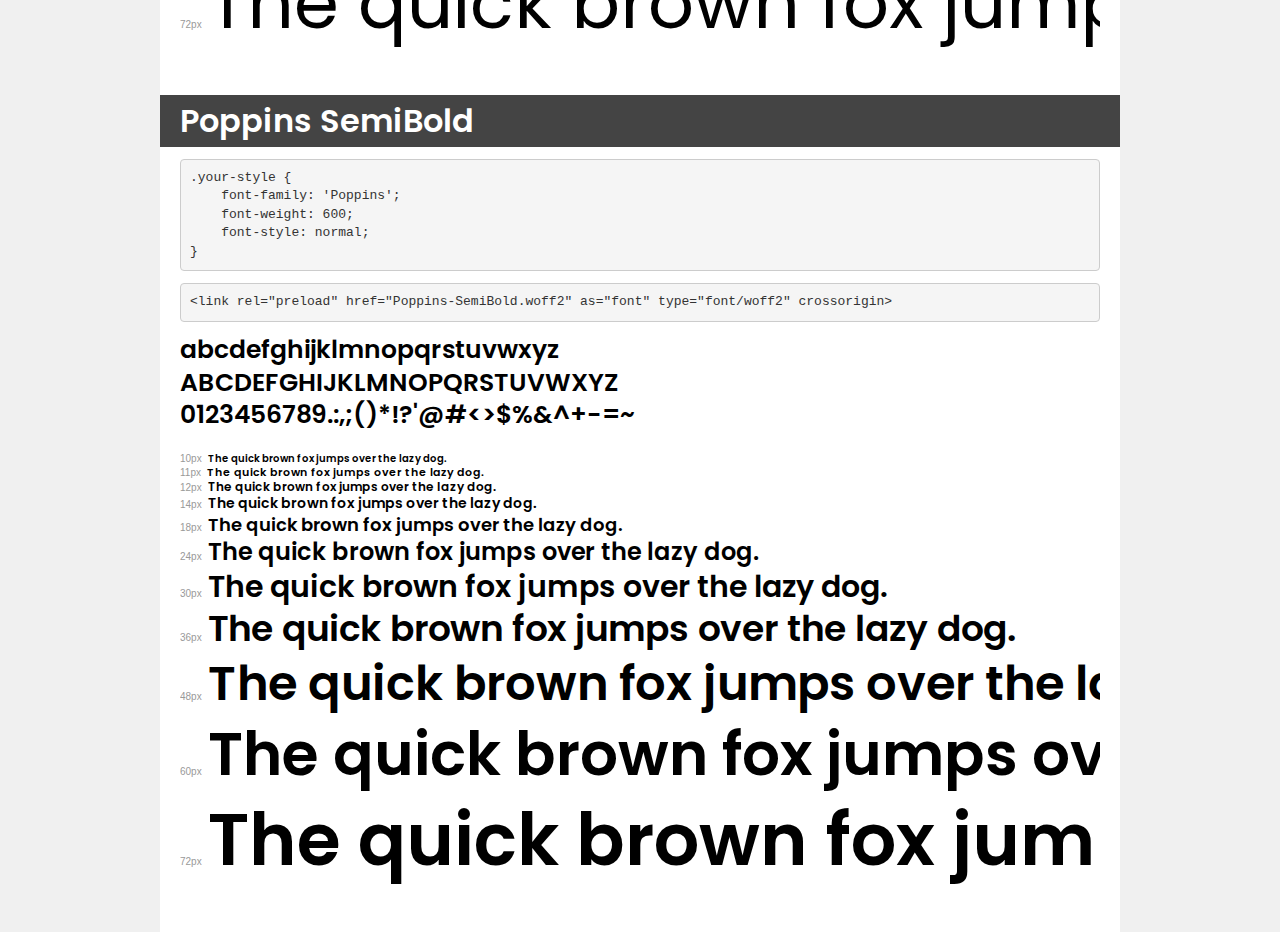
<file: fonts/demo.html>
<!DOCTYPE html>
<html lang="en">
<head>
    <meta charset="utf-8">
    <meta http-equiv="X-UA-Compatible" content="IE=edge">
    <meta name="viewport" content="width=device-width, initial-scale=1">
    <meta name="robots" content="noindex, noarchive">
    <meta name="format-detection" content="telephone=no">
    <title>Transfonter demo</title>
    <link href="stylesheet.css" rel="stylesheet">
    <style>
        /*
        http://meyerweb.com/eric/tools/css/reset/
        v2.0 | 20110126
        License: none (public domain)
        */
        html, body, div, span, applet, object, iframe,
        h1, h2, h3, h4, h5, h6, p, blockquote, pre,
        a, abbr, acronym, address, big, cite, code,
        del, dfn, em, img, ins, kbd, q, s, samp,
        small, strike, strong, sub, sup, tt, var,
        b, u, i, center,
        dl, dt, dd, ol, ul, li,
        fieldset, form, label, legend,
        table, caption, tbody, tfoot, thead, tr, th, td,
        article, aside, canvas, details, embed,
        figure, figcaption, footer, header, hgroup,
        menu, nav, output, ruby, section, summary,
        time, mark, audio, video {
            margin: 0;
            padding: 0;
            border: 0;
            font-size: 100%;
            font: inherit;
            vertical-align: baseline;
        }
        /* HTML5 display-role reset for older browsers */
        article, aside, details, figcaption, figure,
        footer, header, hgroup, menu, nav, section {
            display: block;
        }
        body {
            line-height: 1;
        }
        ol, ul {
            list-style: none;
        }
        blockquote, q {
            quotes: none;
        }
        blockquote:before, blockquote:after,
        q:before, q:after {
            content: '';
            content: none;
        }
        table {
            border-collapse: collapse;
            border-spacing: 0;
        }
        /* demo styles */
        body {
            background: #f0f0f0;
            color: #000;
        }
        .page {
            background: #fff;
            width: 920px;
            margin: 0 auto;
            padding: 20px 20px 0 20px;
            overflow: hidden;
        }
        .font-container {
            overflow-x: auto;
            overflow-y: hidden;
            margin-bottom: 40px;
            line-height: 1.3;
            white-space: nowrap;
            padding-bottom: 5px;
        }
        h1 {
            position: relative;
            background: #444;
            font-size: 32px;
            color: #fff;
            padding: 10px 20px;
            margin: 0 -20px 12px -20px;
        }
        .letters {
            font-size: 25px;
            margin-bottom: 20px;
        }
        .s10:before {
            content: '10px';
        }
        .s11:before {
            content: '11px';
        }
        .s12:before {
            content: '12px';
        }
        .s14:before {
            content: '14px';
        }
        .s18:before {
            content: '18px';
        }
        .s24:before {
            content: '24px';
        }
        .s30:before {
            content: '30px';
        }
        .s36:before {
            content: '36px';
        }
        .s48:before {
            content: '48px';
        }
        .s60:before {
            content: '60px';
        }
        .s72:before {
            content: '72px';
        }
        .s10:before, .s11:before, .s12:before, .s14:before,
        .s18:before, .s24:before, .s30:before, .s36:before,
        .s48:before, .s60:before, .s72:before {
            font-family: Arial, sans-serif;
            font-size: 10px;
            font-weight: normal;
            font-style: normal;
            color: #999;
            padding-right: 6px;
        }
        pre {
            display: block;
            padding: 9px;
            margin: 0 0 12px;
            font-family: Monaco, Menlo, Consolas, "Courier New", monospace;
            font-size: 13px;
            line-height: 1.428571429;
            color: #333;
            font-weight: normal;
            font-style: normal;
            background-color: #f5f5f5;
            border: 1px solid #ccc;
            overflow-x: auto;
            border-radius: 4px;
        }
        /* responsive */
        @media (max-width: 959px) {
            .page {
                width: auto;
                margin: 0;
            }
        }
    </style>
</head>
<body>
<div class="page">
    <div class="demo">
        <h1 style="font-family: 'Poppins'; font-weight: 500; font-style: normal;">Poppins Medium</h1>
        <pre title="Usage">.your-style {
    font-family: 'Poppins';
    font-weight: 500;
    font-style: normal;
}</pre>
        <pre title="Preload (optional)">
&lt;link rel=&quot;preload&quot; href=&quot;Poppins-Medium.woff2&quot; as=&quot;font&quot; type=&quot;font/woff2&quot; crossorigin&gt;</pre>
        <div class="font-container" style="font-family: 'Poppins'; font-weight: 500; font-style: normal;">
            <p class="letters">
                abcdefghijklmnopqrstuvwxyz<br>
ABCDEFGHIJKLMNOPQRSTUVWXYZ<br>
                0123456789.:,;()*!?'@#&lt;&gt;$%&^+-=~
            </p>
            <p class="s10" style="font-size: 10px;">The quick brown fox jumps over the lazy dog.</p>
            <p class="s11" style="font-size: 11px;">The quick brown fox jumps over the lazy dog.</p>
            <p class="s12" style="font-size: 12px;">The quick brown fox jumps over the lazy dog.</p>
            <p class="s14" style="font-size: 14px;">The quick brown fox jumps over the lazy dog.</p>
            <p class="s18" style="font-size: 18px;">The quick brown fox jumps over the lazy dog.</p>
            <p class="s24" style="font-size: 24px;">The quick brown fox jumps over the lazy dog.</p>
            <p class="s30" style="font-size: 30px;">The quick brown fox jumps over the lazy dog.</p>
            <p class="s36" style="font-size: 36px;">The quick brown fox jumps over the lazy dog.</p>
            <p class="s48" style="font-size: 48px;">The quick brown fox jumps over the lazy dog.</p>
            <p class="s60" style="font-size: 60px;">The quick brown fox jumps over the lazy dog.</p>
            <p class="s72" style="font-size: 72px;">The quick brown fox jumps over the lazy dog.</p>
        </div>
    </div>

    <div class="demo">
        <h1 style="font-family: 'Poppins'; font-weight: normal; font-style: normal;">Poppins Regular</h1>
        <pre title="Usage">.your-style {
    font-family: 'Poppins';
    font-weight: normal;
    font-style: normal;
}</pre>
        <pre title="Preload (optional)">
&lt;link rel=&quot;preload&quot; href=&quot;Poppins-Regular.woff2&quot; as=&quot;font&quot; type=&quot;font/woff2&quot; crossorigin&gt;</pre>
        <div class="font-container" style="font-family: 'Poppins'; font-weight: normal; font-style: normal;">
            <p class="letters">
                abcdefghijklmnopqrstuvwxyz<br>
ABCDEFGHIJKLMNOPQRSTUVWXYZ<br>
                0123456789.:,;()*!?'@#&lt;&gt;$%&^+-=~
            </p>
            <p class="s10" style="font-size: 10px;">The quick brown fox jumps over the lazy dog.</p>
            <p class="s11" style="font-size: 11px;">The quick brown fox jumps over the lazy dog.</p>
            <p class="s12" style="font-size: 12px;">The quick brown fox jumps over the lazy dog.</p>
            <p class="s14" style="font-size: 14px;">The quick brown fox jumps over the lazy dog.</p>
            <p class="s18" style="font-size: 18px;">The quick brown fox jumps over the lazy dog.</p>
            <p class="s24" style="font-size: 24px;">The quick brown fox jumps over the lazy dog.</p>
            <p class="s30" style="font-size: 30px;">The quick brown fox jumps over the lazy dog.</p>
            <p class="s36" style="font-size: 36px;">The quick brown fox jumps over the lazy dog.</p>
            <p class="s48" style="font-size: 48px;">The quick brown fox jumps over the lazy dog.</p>
            <p class="s60" style="font-size: 60px;">The quick brown fox jumps over the lazy dog.</p>
            <p class="s72" style="font-size: 72px;">The quick brown fox jumps over the lazy dog.</p>
        </div>
    </div>

    <div class="demo">
        <h1 style="font-family: 'Poppins'; font-weight: 600; font-style: normal;">Poppins SemiBold</h1>
        <pre title="Usage">.your-style {
    font-family: 'Poppins';
    font-weight: 600;
    font-style: normal;
}</pre>
        <pre title="Preload (optional)">
&lt;link rel=&quot;preload&quot; href=&quot;Poppins-SemiBold.woff2&quot; as=&quot;font&quot; type=&quot;font/woff2&quot; crossorigin&gt;</pre>
        <div class="font-container" style="font-family: 'Poppins'; font-weight: 600; font-style: normal;">
            <p class="letters">
                abcdefghijklmnopqrstuvwxyz<br>
ABCDEFGHIJKLMNOPQRSTUVWXYZ<br>
                0123456789.:,;()*!?'@#&lt;&gt;$%&^+-=~
            </p>
            <p class="s10" style="font-size: 10px;">The quick brown fox jumps over the lazy dog.</p>
            <p class="s11" style="font-size: 11px;">The quick brown fox jumps over the lazy dog.</p>
            <p class="s12" style="font-size: 12px;">The quick brown fox jumps over the lazy dog.</p>
            <p class="s14" style="font-size: 14px;">The quick brown fox jumps over the lazy dog.</p>
            <p class="s18" style="font-size: 18px;">The quick brown fox jumps over the lazy dog.</p>
            <p class="s24" style="font-size: 24px;">The quick brown fox jumps over the lazy dog.</p>
            <p class="s30" style="font-size: 30px;">The quick brown fox jumps over the lazy dog.</p>
            <p class="s36" style="font-size: 36px;">The quick brown fox jumps over the lazy dog.</p>
            <p class="s48" style="font-size: 48px;">The quick brown fox jumps over the lazy dog.</p>
            <p class="s60" style="font-size: 60px;">The quick brown fox jumps over the lazy dog.</p>
            <p class="s72" style="font-size: 72px;">The quick brown fox jumps over the lazy dog.</p>
        </div>
    </div>

</div>
</body>
</html>
</file>
<file: css/fonts.css>
@font-face {
    font-family: 'Poppins';
    src: url('../fonts/Poppins-Medium.eot');
    src: url('../fonts/Poppins-Medium.eot?#iefix') format('embedded-opentype'),
        url('../fonts/Poppins-Medium.woff2') format('woff2'),
        url('../fonts/Poppins-Medium.woff') format('woff'),
        url('../fonts/Poppins-Medium.ttf') format('truetype'),
        url('../fonts/Poppins-Medium.svg#Poppins-Medium') format('svg');
    font-weight: 500;
    font-style: normal;
    font-display: swap;
}

@font-face {
    font-family: 'Poppins';
    src: url('../fonts/Poppins-Regular.eot');
    src: url('../fonts/Poppins-Regular.eot?#iefix') format('embedded-opentype'),
        url('../fonts/Poppins-Regular.woff2') format('woff2'),
        url('../fonts/Poppins-Regular.woff') format('woff'),
        url('../fonts/Poppins-Regular.ttf') format('truetype'),
        url('../fonts/Poppins-Regular.svg#Poppins-Regular') format('svg');
    font-weight: normal;
    font-style: normal;
    font-display: swap;
}

@font-face {
    font-family: 'Poppins';
    src: url('../fonts/Poppins-SemiBold.eot');
    src: url('../fonts/Poppins-SemiBold.eot?#iefix') format('embedded-opentype'),
        url('../fonts/Poppins-SemiBold.woff2') format('woff2'),
        url('../fonts/Poppins-SemiBold.woff') format('woff'),
        url('../fonts/Poppins-SemiBold.ttf') format('truetype'),
        url('../fonts/Poppins-SemiBold.svg#Poppins-SemiBold') format('svg');
    font-weight: 600;
    font-style: normal;
    font-display: swap;
}
</file>
<file: css/style.css>
html {
  box-sizing: border-box;
}

*,
*::after,
*::before {
  box-sizing: inherit;
}

ul,
ol {
  padding: 0;
}

body,
h1,
h2,
h3,
h4,
h5,
h6,
p,
ul,
ol,
li,
figure,
figcaption,
blockquote,
dl,
dd {
  margin: 0;
}

ul[class] {
  list-style: none;
}

img {
  max-width: 100%;
  display: block;
}

input,
button,
textarea,
select {
  font: inherit;
  outline: none;
}

a {
  text-decoration: none;
  color: inherit;
}
a :focus {
  outline: none;
  text-decoration: none;
  color: inherit;
}

button,
input {
  border: unset;
}

input,
textarea {
  border: unset;
  background: transparent;
}
button {
  background: transparent;
  padding: unset;
  cursor: pointer;
}

.header {
  background-color: #FF9F00;
  display: flex;
  flex-direction: row;
  align-items: center;
  text-align: center;
  justify-content: space-between;
  padding: 18px 109px;
}
.nav-header {
  display: flex;
  align-items: center;
  text-align: center;
  justify-content: space-between;
  flex: auto;
}
.block-header {
  display: flex;
  align-items: center;
  text-align: center;
}
.block-header__item {
  padding-left: 40px;
  display: inline-block;
  vertical-align: top;
  transition: all 0.2s ease 0s;
}
.block-header__item:hover {
  text-shadow: 0 0 0.85px #2E4960, 0 0 0.85px #2E4960;
}

.main {
  display: flex;
  flex-direction: column;
}
.main__banner {
  position: relative;
  width: 100%;
  height: 100%;
}

.banner__bg {
  position: relative;
  width: 100%;
  height: 100%;
  top: 0;
  left: 0;
  max-width: 100%;
  padding-bottom: 58%;
}
.banner__bg img {
  position: absolute;
  top: 0;
  left: 0;
  -o-object-fit: cover;
     object-fit: cover;
  width: 100%;
  height: 100%;
}
.body-banner__container {
  padding: 145px 200px 0 200px;
  display: flex;
  flex-direction: column;
  align-items: flex-start;
  justify-content: center;
  position: absolute;
  z-index: 10;
  top: 0;
  width: 100%;
}
.body-banner__title {
  font-size: 48px;
  font-weight: 600;
  line-height: 48px;
  margin-bottom: 23px;
}
.body-banner__subtitle {
  font-weight: 500;
  margin-bottom: 128px;
}
.body-banner__subtitle span {
  color: #FF9F00;
}
.body-banner__search {
  align-self: center;
  display: flex;
  flex-direction: column;
  align-items: center;
  justify-content: center;
  width: 100%;
}

.row-search {
  margin-bottom: 50px;
  width: 100%;
  display: flex;
  align-items: center;
  justify-content: center;
}
.row-search__input {
  border-radius: 36.5px;
  background: #EFF0F6;
  box-shadow: 0px 4px 4px 0px rgba(0, 0, 0, 0.25);
  padding: 22px 38px;
  color: #2E4960;
  width: 50%;
  margin-left: 28px;
}

.about-main {
  background-color: #2E4960;
  color: #FFFFFF;
}
.about-main__container {
  display: flex;
  flex-direction: row;
  align-items: flex-start;
  justify-content: space-between;
  padding: 29px 167px;
  margin: 0 -167px;
}
.item-about {
  margin: 0 83px;
  display: flex;
  flex-direction: column;
  align-items: center;
  justify-content: center;
  width: 100%;
}
.item-about__title {
  font-size: 25px;
  font-weight: 600;
  margin-bottom: 22px;
}
.item-about__subtitle {
  font-size: 22px;
  font-weight: 400;
  text-align: center;
  width: 100%;
}

.advantages {
  position: relative;
}
.advantages__container {
  padding: 86px 0 139px 0;
  display: flex;
  align-items: center;
  justify-content: space-between;
}
.advantages__body {
  display: flex;
  flex-direction: column;
  align-items: flex-start;
  text-align: left;
  justify-content: center;
}
.advantages__title {
  margin-bottom: 58px;
}
.advantages__list {
  display: flex;
  flex-direction: column;
  align-items: flex-start;
  justify-content: center;
}
.advantages__item {
  display: flex;
  align-items: center;
  text-align: left;
  justify-content: flex-start;
}
.advantages__item:not(:last-child) {
  margin-bottom: 74px;
}
.advantages__image {
  position: relative;
  width: 795px;
  height: 700px;
}
.advantages__image img {
  position: absolute;
  top: 0;
  left: 0;
  width: 100%;
  height: 100%;
  -o-object-fit: contain;
     object-fit: contain;
}
.advantages__help {
  position: absolute;
  bottom: 43px;
  right: 37px;
  display: flex;
  flex-direction: column;
  align-items: center;
  justify-content: center;
}
.advantages__help p {
  margin-bottom: 5px;
  font-size: 14px;
}
.advantages__button {
  padding: 9px 48px;
}

.item-advantages__icon {
  margin-right: 56px;
}
.item-advantages__property {
  width: 60%;
}
.item-advantages__title {
  font-size: 25px;
  font-weight: 600;
  margin-bottom: 20px;
}
.footer {
  background-color: #2E4960;
  position: relative;
}
.footer__container {
  padding-top: 48px;
  padding-left: 140px;
  display: flex;
  flex-direction: column;
  align-items: center;
  text-align: center;
  justify-content: center;
}
.footer__body {
  display: flex;
  align-items: center;
  justify-content: space-between;
  font-size: 18px;
  letter-spacing: -0.3px;
  color: #FFFFFF;
  width: 100%;
  margin-bottom: 14px;
}
.footer__logo {
  margin-right: 135px;
}
.footer__columns {
  display: flex;
  align-items: flex-start;
  justify-content: space-between;
  flex: auto;
}
.footer__copy {
  color: #E5E5E5;
  opacity: 0.5;
  font-size: 15px;
  letter-spacing: -0.3px;
  font-family: "DM Sans", sans-serif;
}

.columns-footer__column {
  display: flex;
  flex-direction: column;
  align-items: flex-start;
  justify-content: stretch;
  flex: 1 0 25%;
}
.columns-footer__column:first-child {
  margin-right: 140px;
}
.columns-footer__title {
  color: #F2994A;
  margin-bottom: 15px;
  text-align: left;
}
.columns-footer__content {
  width: 100%;
  position: relative;
}
.columns-footer__input {
  border-radius: 8px;
  background: rgba(136, 156, 173, 0.24);
  padding: 7px 12px 7px 12px;
  width: 100%;
  font-size: 15px;
  color: #FFF;
  position: relative;
}
.columns-footer__input::-moz-placeholder {
  color: #FFF;
}
.columns-footer__input::placeholder {
  color: #FFF;
}
.columns-footer__btn {
  position: absolute;
  z-index: 5;
  right: 0;
  transition: all 0.2s ease 0s;
}
.columns-footer__btn:hover svg path:first-child {
  fill: #d19d6f;
}
.columns-footer__list {
  display: flex;
  flex-direction: column;
  align-items: flex-start;
  justify-content: center;
}
.columns-footer__link {
  transition: all 0.2s ease 0s;
}
.columns-footer__link:not(:last-child) {
  margin-bottom: 15px;
}
.columns-footer__link:hover {
  text-decoration: underline;
}
.columns-footer__contacts {
  display: flex;
  align-items: center;
  justify-content: flex-start;
  gap: 20px;
}
.columns-footer__social {
  transition: all 0.2s ease 0s;
}
.columns-footer__social:hover {
  transform: scale(1.5);
}

.pricing {
  position: relative;
}
.pricing__container {
  padding: 127px 125px 204px 125px;
  display: flex;
  flex-direction: column;
  justify-content: center;
  align-items: flex-start;
}
.pricing__title {
  margin-bottom: 40px;
}
.pricing__subtitle {
  margin-bottom: 70px;
  font-weight: 400;
}
.pricing__subtitle span {
  font-weight: 500;
}
.pricing__help {
  display: flex;
  flex-direction: column;
  align-items: center;
  text-align: center;
  justify-content: center;
  position: absolute;
  bottom: 50px;
  right: 50px;
  z-index: 50;
}
.pricing__help p {
  margin-bottom: 5px;
  font-size: 14px;
}
.pricing__help button {
  margin-bottom: 35px;
}
.pricing__help a svg rect {
  fill: #2E4960;
}
.pricing__help a svg rect:hover {
  fill: #F2994A;
}

.donation-pricing {
  display: flex;
  flex-direction: row;
  align-items: stretch;
  justify-content: space-between;
  margin: 0 -67px 82px -67px;
}
.donation-pricing__content {
  display: flex;
  flex-direction: column;
  align-items: flex-start;
  justify-content: stretch;
  width: 33.3%;
  margin: 0 67px;
  min-height: 100%;
}

.content-pricing__title {
  flex: 1 0 92px;
}
.card-pricing {
  display: flex;
  flex-direction: column;
  align-items: center;
  justify-content: stretch;
  padding: 48px 34px 34px 34px;
  border-radius: 16px;
  background: #EFF0F6;
  height: 100%;
  width: 100%;
  position: relative;
}
.card-pricing__left, .card-pricing__right {
  position: absolute;
  top: 50%;
}
.card-pricing__left {
  left: 0;
  transform: translate(-150%, -75%);
}
.card-pricing__right {
  right: 0;
  transform: translate(150%, -75%);
}
.card-pricing__img {
  margin-bottom: 40px;
}
.card-pricing__name {
  font-weight: 600;
  margin-bottom: 27px;
}
.card-pricing__text {
  font-size: 18px;
  margin-bottom: 51px;
}
.card-pricing__list {
  font-size: 18px;
  display: flex;
  flex-direction: column;
  align-items: center;
  justify-content: center;
}

.list-pricing__item {
  display: flex;
  align-items: center;
  justify-content: space-between;
  width: 100%;
  max-height: 68px;
}
.list-pricing__item:not(:last-child) {
  padding-bottom: 40px;
}

.property-include {
  width: 27px;
  height: 27px;
  border-radius: 50%;
  background-color: #ABDF88;
}

.property-text {
  margin: 0 20px;
  text-align: center;
  width: 196px;
}

.item-property {
  width: 27px;
  height: 27px;
  border-radius: 50%;
  background-color: #DF8888;
}

.means-pricing {
  display: flex;
  flex-direction: column;
  align-items: flex-start;
  justify-content: center;
  width: 100%;
}
.means-pricing__title {
  margin-bottom: 51px;
}
.means-pricing__card {
  display: flex;
  width: 100%;
  align-items: center;
  justify-content: space-between;
  border-radius: 16px;
  background: #EFF0F6;
  margin-bottom: 51px;
  padding: 51px 90px 51px 36px;
}

.card-means__name {
  font-size: 24px;
  font-weight: 600;
}
.card-means__info {
  font-size: 18px;
  flex: 0 0 25%;
  text-align: center;
}
.card-means__btn {
  flex: 0 0 20%;
}

.status__container {
  padding: 100px 125px 51px 125px;
  display: flex;
  flex-direction: column;
  align-items: center;
  justify-content: center;
  width: 100%;
}
.status__api {
  display: flex;
  align-items: center;
  justify-content: space-between;
  width: 100%;
  margin-bottom: 41px;
}
.status__parametres {
  display: flex;
  align-items: center;
  justify-content: space-between;
  width: 100%;
  margin-bottom: 26px;
}
.status__diagram {
  position: relative;
  width: 100%;
  height: 418px;
}
.status__diagram img {
  position: absolute;
  left: 0;
  top: 0;
  width: 100%;
  height: auto;
}

.api-status__condition {
  color: #87D055;
  font-size: 24px;
  font-weight: 600;
  line-height: 48px;
}

.parametres-status__block {
  display: flex;
  flex-direction: column;
  align-items: center;
  justify-content: center;
}
.parametres-status__index {
  font-size: 48px;
  font-style: normal;
  font-weight: 600;
  line-height: 48px;
  margin-bottom: 11px;
}
.animals__container {
  padding-top: 100px;
  position: relative;
}
.animals__search {
  padding-left: 100px;
  margin-bottom: 73px;
  display: flex;
  align-items: center;
  justify-content: flex-start;
  text-align: center;
}
.search-animals__icon {
  margin-right: 20px;
  width: 60px;
  height: 60px;
}
.search-animals__input {
  border-radius: 36.5px;
  background: #EFF0F6;
  box-shadow: 0px 4px 4px 0px rgba(0, 0, 0, 0.25);
  padding: 17px 30px;
  margin-right: 33px;
  width: 600px;
  color: #2E4960;
}
.search-animals__input::-moz-placeholder {
  color: #DDDDDD;
}
.search-animals__input::placeholder {
  color: #DDDDDD;
}
.search-animals__btn {
  height: 36px;
  width: 38px;
  transition: all 0.2s ease 0s;
}
.search-animals__btn:hover svg path {
  fill: #FFE14D;
}

.swiper {
  display: flex;
  margin: 0 auto;
  height: auto;
  width: 100%;
  max-width: 1360px;
}

.swiper-slide {
  display: flex;
  align-items: stretch;
  justify-content: space-between;
}

.swiper-slide__photo {
  margin-right: 57px;
  flex: 1 0 464px;
  min-height: 466px;
  position: relative;
}
.swiper-slide__photo img {
  width: 100%;
  -o-object-fit: cover;
     object-fit: cover;
  border-radius: 16px;
  height: -webkit-fill-available;
  position: absolute;
  top: 0;
  left: 0;
}
.swiper-slide__rating {
  position: absolute;
  z-index: 5;
  display: flex;
  align-items: center;
  justify-content: flex-start;
  bottom: 27px;
  left: 50%;
  transform: translateX(-50%);
  width: -moz-max-content;
  width: max-content;
  height: 14px;
}
.swiper-slide__rating span {
  width: 14px;
  height: 14px;
  background-color: #FF9F00;
  border-radius: 50%;
}
.swiper-slide__rating span:not(:last-child) {
  margin-right: 10px;
}
.swiper-slide__card {
  border-radius: 17px;
  background: #EFF0F6;
  padding: 23px 20px 54px 37px;
  flex: auto;
}

.card-slide__name {
  margin-bottom: 42px;
  display: flex;
  align-items: center;
  justify-content: flex-start;
}
.card-slide__title {
  margin-right: 15px;
}
.card-slide__status {
  width: 27px;
  height: 27px;
  background-color: #97D27B;
  border-radius: 50%;
  animation: flash 3s ease-in 0s infinite;
}
.card-slide__about {
  font-size: 20px;
  margin-bottom: 44px;
}
.card-slide__properties {
  display: grid;
  grid-template-columns: repeat(3, 1fr);
  grid-template-rows: repeat(2, 1fr);
  text-align: left;
  row-gap: 48px;
}
.card-slide__property {
  padding-left: 30px;
  background-image: url(../images/slider/paw.svg);
  background-repeat: no-repeat;
  background-position: left;
  background-size: 18px 16px;
}

.custom-button-prev {
  position: absolute;
  top: 50%;
  transform: translateY(50%);
  left: 0;
  z-index: 20;
}

.custom-button-next {
  position: absolute;
  top: 50%;
  transform: translateY(100%);
  right: 0;
  z-index: 20;
}

@keyframes flash {
  from {
    background-color: #97D27B;
  }
  50% {
    background-color: #29af3b;
  }
  to {
    background-color: #97D27B;
  }
}
.dashboard-page {
  display: flex;
  align-items: stretch;
  justify-content: flex-start;
  min-height: 100%;
  background-color: #FFF;
}

.sidebar {
  border-radius: 0px 0px 10px 10px;
  background: #FF9F00;
  box-shadow: 0px 5px 4px 0px rgba(0, 0, 0, 0.25);
  padding: 33px 17px 17px 33px;
  display: flex;
  flex-direction: column;
  align-items: flex-start;
  justify-content: flex-start;
  height: 90%;
}
.sidebar__logo {
  margin-bottom: 38px;
  display: block;
  width: 100%;
  height: 79px;
  position: relative;
}
.sidebar__logo img {
  position: absolute;
  top: 0;
  left: 0;
  width: 100%;
  height: 100%;
}
.sidebar__title {
  font-size: 24px;
  font-style: normal;
  font-weight: 600;
  line-height: 28px;
  margin-bottom: 12px;
}
.sidebar__nav {
  display: flex;
  flex-direction: column;
  align-items: center;
  justify-content: center;
  width: 100%;
  margin-bottom: 31px;
}
.sidebar__item {
  font-size: 16px;
  font-style: normal;
  font-weight: 600;
  color: #F7F7FC;
  background-color: #2E4960;
  border-radius: 25px;
  width: 100%;
  text-align: center;
  transition: all 0.2s ease 0s;
}
.sidebar__item:hover {
  background-color: #003461;
}
.sidebar__item:not(:last-child) {
  margin-bottom: 35px;
}
.sidebar__link {
  display: block;
  padding: 15px 0;
}
.sidebar__progress {
  align-self: center;
  margin-bottom: 20px;
  position: relative;
  width: 100%;
  height: 140px;
}
.sidebar__needhelp {
  padding-top: 20px;
  display: flex;
  align-items: flex-start;
  justify-content: flex-start;
  position: relative;
}
.sidebar__needhelp::before {
  content: "";
  position: absolute;
  top: 0;
  left: 50%;
  transform: translateX(-50%);
  display: block;
  height: 1.5px;
  width: 206px;
  background-color: #2E4960;
  z-index: 5;
}
.sidebar__scientist {
  position: relative;
  z-index: 5;
}
.sidebar__help {
  position: relative;
  z-index: 1;
  font-size: 14px;
  text-align: center;
}
.sidebar__help p {
  margin-bottom: 5px;
}

.progress-full {
  position: absolute;
  top: 50%;
  left: 50%;
  transform: translate(-50%, -50%);
}
.progress-full__circle {
  transform-origin: center;
  transform: rotate(270deg) scale(1, -1);
}

.progress-ring {
  position: absolute;
  top: 50%;
  left: 50%;
  transform: translate(-50%, -50%);
}
.progress-ring__circle {
  transform-origin: center;
  transform: rotate(270deg) scale(1, -1);
  transition: stroke-dashoffset 0.3s;
}

.progress-text {
  position: absolute;
  top: 50%;
  left: 50%;
  transform: translate(-45%, -50%);
  display: flex;
  flex-direction: column;
  align-items: center;
  justify-content: center;
  text-align: center;
}

.progress-percent {
  font-size: 18px;
  font-weight: 600;
  line-height: 34px;
  color: #4E4B66;
}

.progress-upload {
  font-size: 14px;
  font-weight: 600;
  line-height: 24px;
  color: #6E7191;
}

.advantages__button {
  display: flex;
  align-items: center;
  justify-content: flex-start;
  vertical-align: baseline;
}
.advantages__button span {
  margin-right: 8px;
  font-size: 14px;
}
.advantages__button img {
  display: inline-block;
}

.table {
  flex: auto;
  display: flex;
  flex-direction: column;
  align-items: flex-start;
  justify-content: flex-start;
}
.table__head {
  border-radius: 0px 0px 10px 10px;
  background-color: #2E4960;
  box-shadow: 0px 5px 4px 0px rgba(0, 0, 0, 0.25);
  width: 100%;
  padding: 19px 63px 46px 40px;
}
.head-table__title {
  margin-bottom: 12px;
  color: #EFF0F6;
  font-size: 24px;
  font-weight: 600;
}
.head-table__form {
  display: flex;
  align-items: center;
  justify-content: space-between;
}
.head-table__data {
  display: grid;
  grid-template-columns: repeat(5, 1fr);
  grid-template-rows: repeat(2, 1fr);
  gap: 20px;
  margin-right: 40px;
  position: relative;
}
.head-table__element {
  display: flex;
  flex-direction: column;
  align-items: flex-start;
  justify-content: flex-start;
}
.head-table__label {
  font-size: 16px;
  color: #A0A3BD;
  margin-bottom: 5px;
}
.head-table__input {
  width: 100%;
  border-radius: 16px;
  background-color: #EFF0F6;
  padding: 11px 24px;
  font-size: 14px;
  color: #2E4960;
}
.head-table__input::-moz-placeholder {
  color: #A0A3BD;
}
.head-table__input::placeholder {
  color: #A0A3BD;
}
.head-table__button {
  background-color: #F2994A;
  padding: 8px 40px;
  border-radius: 25px;
  font-size: 14px;
  font-weight: 600;
  text-align: center;
  color: #F7F7FC;
  align-self: flex-end;
}

input[type=date]::-webkit-calendar-picker-indicator {
  position: absolute;
  top: 0;
  left: 0;
  right: 0;
  bottom: 0;
  width: auto;
  height: auto;
  color: transparent;
  background: transparent;
}

input[type=date]::-webkit-inner-spin-button,
input[type=date]::-webkit-clear-button {
  z-index: -10;
}

input[type=date]::-webkit-input-placeholder {
  z-index: 99;
}

input[type=date]:placeholder {
  z-index: 99;
}

input[type=date]:not(.has-value):before {
  width: 100%;
}

input[type=date] {
  padding: 12px 20px;
}

html {
  height: 100%;
  scroll-behavior: smooth;
}

body {
  font-family: "Poppins";
  font-weight: 400;
  font-style: normal;
  height: 100%;
  font-size: 24px;
  line-height: 28px;
  letter-spacing: 0.75px;
  color: #2E4960;
  background-color: #FFFFFF;
}

.wrapper {
  overflow: hidden;
  min-height: 100%;
  display: flex;
  flex-direction: column;
}

.container {
  max-width: 1756px;
  margin: 0 auto;
  padding: 0 15px;
  width: 100%;
}

main {
  flex: 1 1 auto;
  display: flex;
  flex-direction: column;
}

.button {
  color: #FFF;
  font-size: 25px;
  font-weight: 600;
  background-color: #2E4960;
  padding: 9px 44px;
  border-radius: 36.5px;
  box-shadow: 0px 4px 4px 0px rgba(0, 0, 0, 0.25);
  transition: all 0.2s ease-in 0s;
}
.button:hover {
  background-color: #FF9F00;
}

.button-orange {
  color: #FFF;
  font-size: 18px;
  font-weight: 600;
  border-radius: 36.5px;
  background: #F9B545;
  box-shadow: 0px 4px 4px 0px rgba(0, 0, 0, 0.25);
  padding: 11px 14px;
  transition: all 0.2s ease 0s;
}
.button-orange:hover {
  background: #855913;
}

.title-block {
  font-size: 48px;
  font-weight: 600;
  line-height: 48px;
}

.title-less {
  font-size: 36px;
  font-weight: 600;
}

.btn-up {
  transition: all 0.2s ease 0s;
}
.btn-up__orange {
  position: absolute;
  top: 30px;
  right: 80px;
}
.btn-up:hover svg rect {
  fill: #d19d6f;
}

.color-green {
  color: #ABDF88;
}

.color-sky {
  color: #3B8DAB;
}/*# sourceMappingURL=style.css.map */
</file>
<file: fonts/stylesheet.css>
@font-face {
    font-family: 'Poppins';
    src: url('Poppins-Medium.eot');
    src: url('Poppins-Medium.eot?#iefix') format('embedded-opentype'),
        url('Poppins-Medium.woff2') format('woff2'),
        url('Poppins-Medium.woff') format('woff'),
        url('Poppins-Medium.ttf') format('truetype'),
        url('Poppins-Medium.svg#Poppins-Medium') format('svg');
    font-weight: 500;
    font-style: normal;
    font-display: swap;
}

@font-face {
    font-family: 'Poppins';
    src: url('Poppins-Regular.eot');
    src: url('Poppins-Regular.eot?#iefix') format('embedded-opentype'),
        url('Poppins-Regular.woff2') format('woff2'),
        url('Poppins-Regular.woff') format('woff'),
        url('Poppins-Regular.ttf') format('truetype'),
        url('Poppins-Regular.svg#Poppins-Regular') format('svg');
    font-weight: normal;
    font-style: normal;
    font-display: swap;
}

@font-face {
    font-family: 'Poppins';
    src: url('Poppins-SemiBold.eot');
    src: url('Poppins-SemiBold.eot?#iefix') format('embedded-opentype'),
        url('Poppins-SemiBold.woff2') format('woff2'),
        url('Poppins-SemiBold.woff') format('woff'),
        url('Poppins-SemiBold.ttf') format('truetype'),
        url('Poppins-SemiBold.svg#Poppins-SemiBold') format('svg');
    font-weight: 600;
    font-style: normal;
    font-display: swap;
}
</file>
